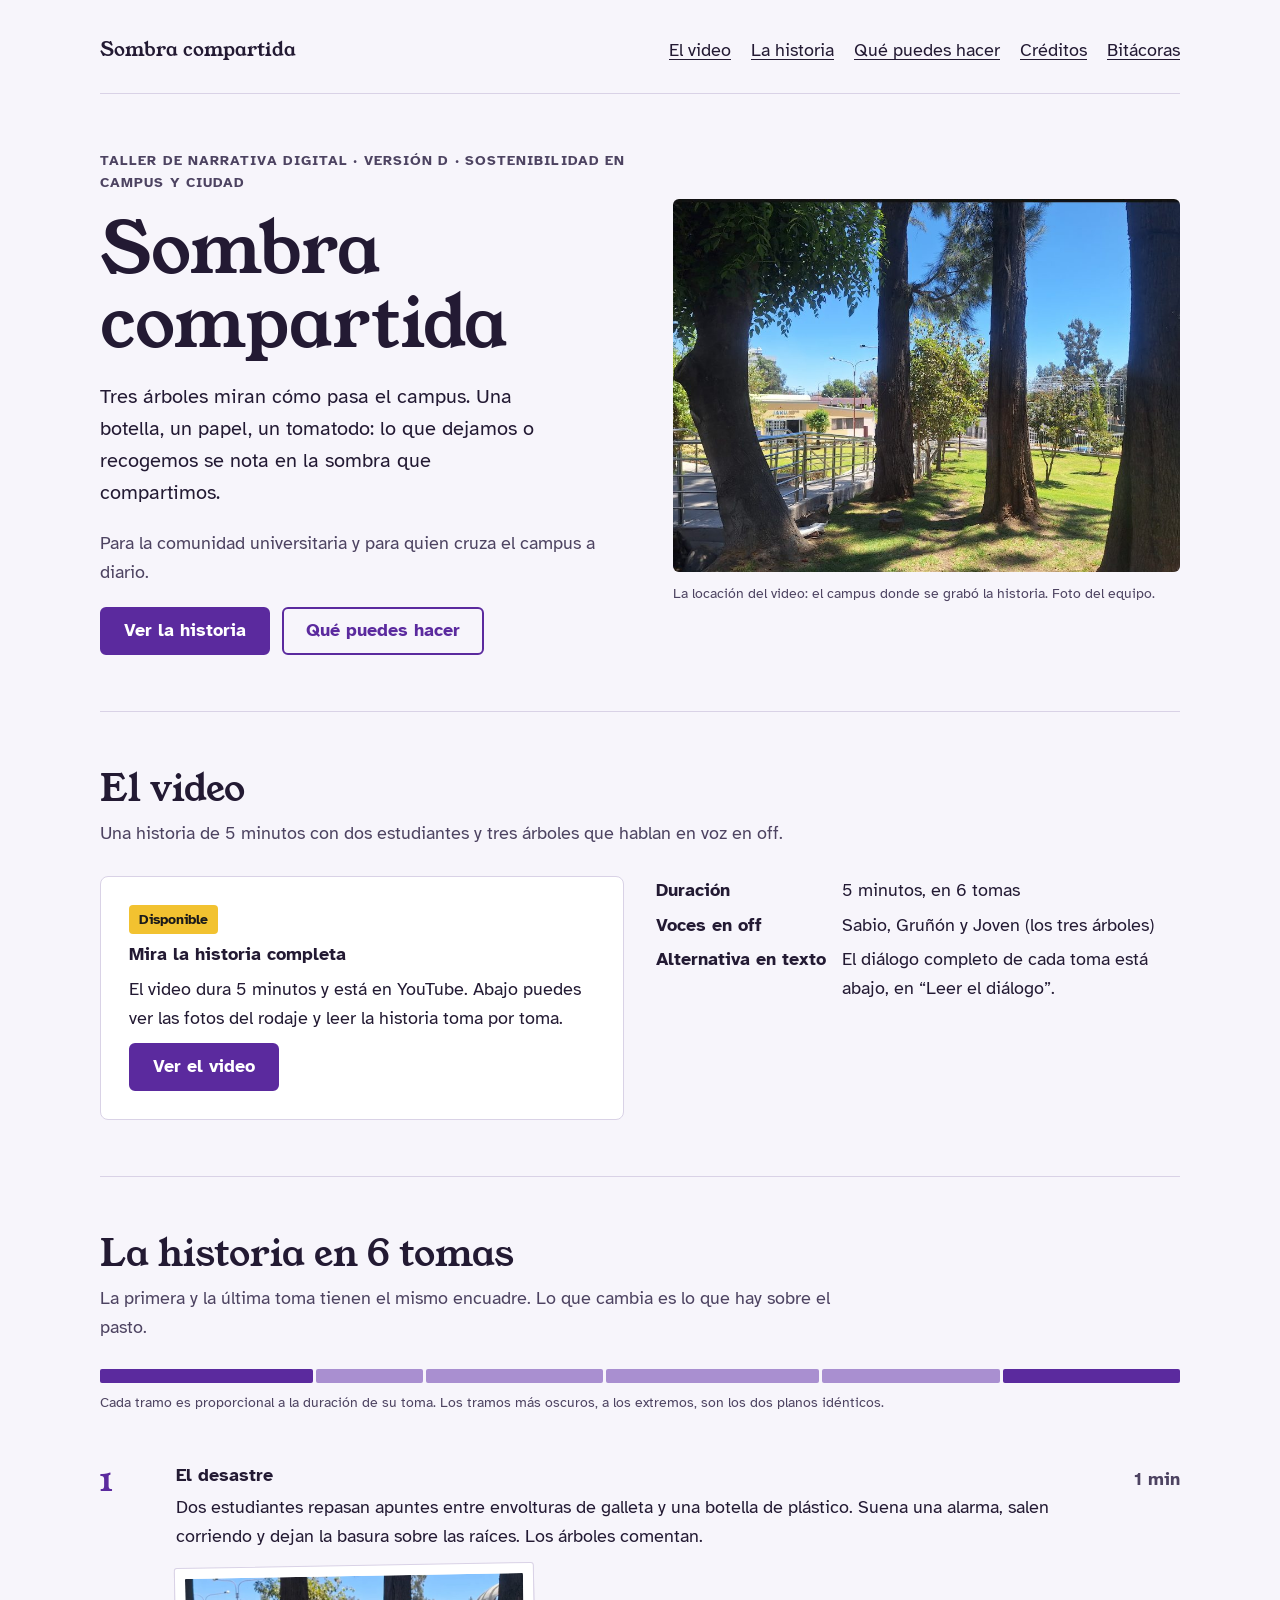
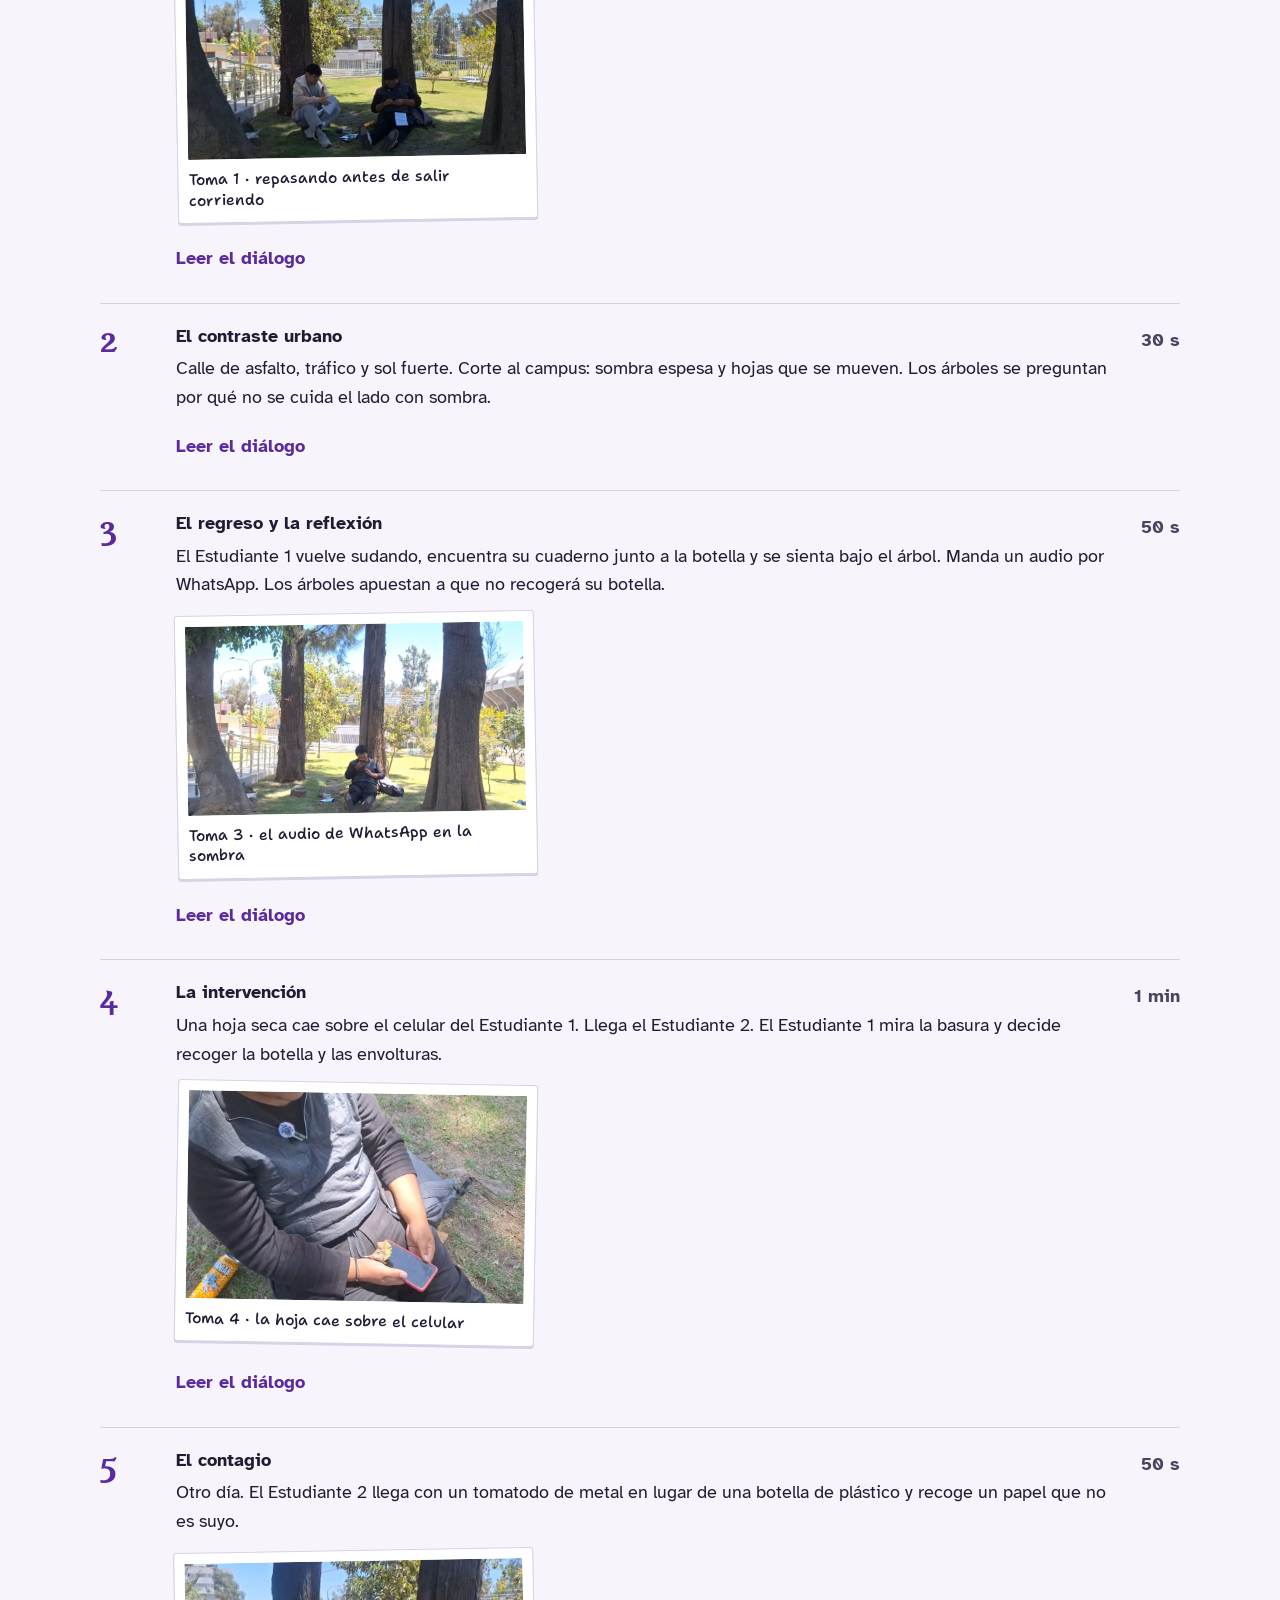
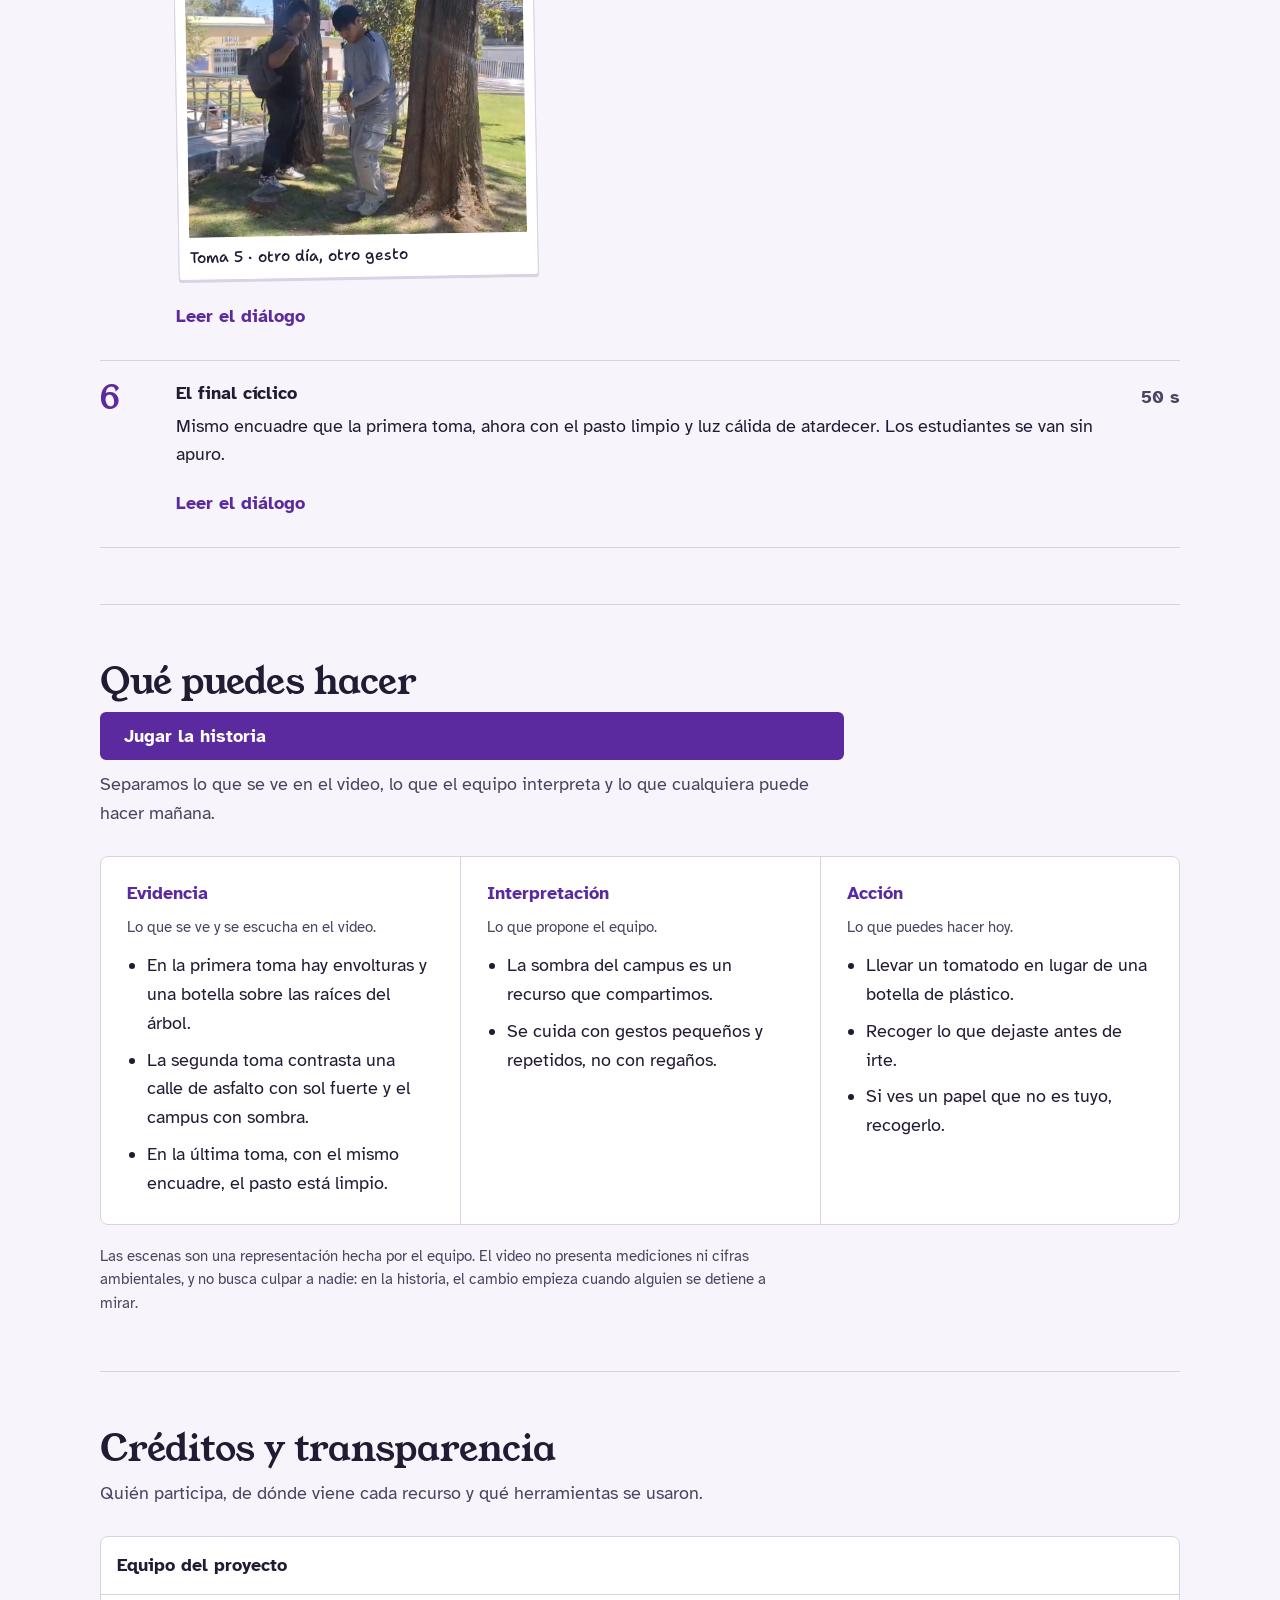
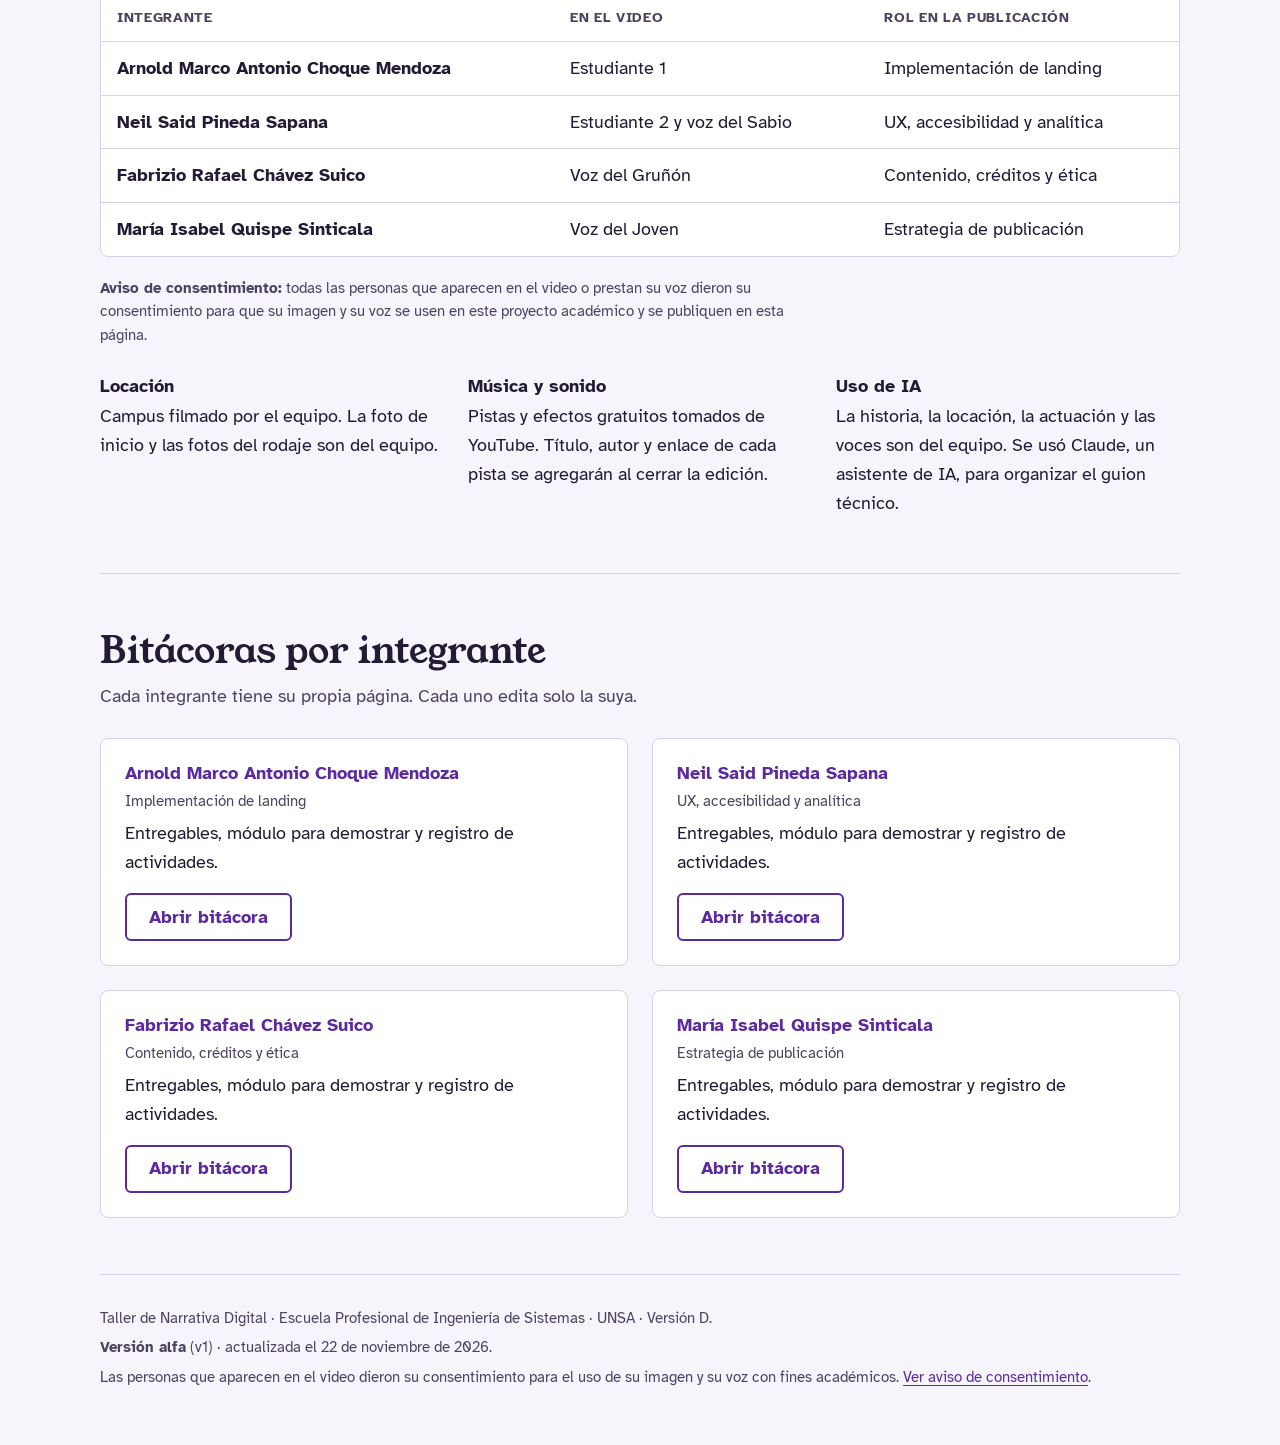
<file: index.html>
<!doctype html>
<html lang="es">
<head>
<meta charset="utf-8">
<meta name="viewport" content="width=device-width, initial-scale=1, viewport-fit=cover">
<meta name="description" content="Video y landing de Sombra compartida, Taller de Narrativa Digital, UNSA.">
<title>Sombra compartida</title>
<meta name="theme-color" content="#5B2A9E">
<meta name="color-scheme" content="light dark">
<link rel="icon" href="data:image/svg+xml,%3Csvg xmlns='http://www.w3.org/2000/svg' viewBox='0 0 64 64'%3E%3Crect width='64' height='64' rx='12' fill='%235B2A9E'/%3E%3Ccircle cx='32' cy='26' r='14' fill='%23F2C230'/%3E%3Crect x='29' y='36' width='6' height='18' fill='%23FFFFFF'/%3E%3C/svg%3E">
<link rel="preconnect" href="https://fonts.googleapis.com">
<link rel="preconnect" href="https://fonts.gstatic.com" crossorigin>
<link rel="stylesheet" href="https://fonts.googleapis.com/css2?family=Atkinson+Hyperlegible:ital,wght@0,400;0,700;1,400&family=Shantell+Sans:wght@500;700&family=Young+Serif&display=swap">
<link rel="stylesheet" href="style.css">
</head>
<body>

<div lang="es">
<a class="skip" href="#contenido">Saltar al contenido</a>

<div class="wrap">
  <header class="top">
    <a class="brand" href="#inicio">Sombra compartida</a>
    <nav aria-label="Secciones de la página">
      <ul>
        <li><a href="#video">El video</a></li>
        <li><a href="#historia">La historia</a></li>
        <li><a href="#accion">Qué puedes hacer</a></li>
        <li><a href="#creditos">Créditos</a></li>
        <li><a href="#bitacoras">Bitácoras</a></li>
      </ul>
    </nav>
  </header>

  <main id="contenido">
    <div class="hero" id="inicio">
      <div class="hero-copy">
        <p class="eyebrow">Taller de Narrativa Digital · Versión D · Sostenibilidad en campus y ciudad</p>
        <h1>Sombra compartida</h1>
        <p class="promise">Tres árboles miran cómo pasa el campus. Una botella, un papel, un tomatodo: lo que dejamos o recogemos se nota en la sombra que compartimos.</p>
        <p class="audience">Para la comunidad universitaria y para quien cruza el campus a diario.</p>
        <div class="cta-row">
          <a class="btn primary" href="#historia">Ver la historia</a>
          <a class="btn secondary" href="#accion">Qué puedes hacer</a>
        </div>
      </div>
      <figure>
        <img src="locacion.jpg" width="912" height="671"
          alt="Césped del campus con tres troncos grandes de árboles en primer plano. La sombra de las copas cae sobre el pasto. A la izquierda hay un pasamanos metálico y, al fondo, un edificio bajo bajo un cielo despejado.">
        <figcaption>La locación del video: el campus donde se grabó la historia. Foto del equipo.</figcaption>
      </figure>
    </div>

    <section id="video" aria-labelledby="t-video">
      <div class="section-head">
        <h2 id="t-video">El video</h2>
        <p class="lead">Una historia de 5 minutos con dos estudiantes y tres árboles que hablan en voz en off.</p>
      </div>
      <div class="video-box">
        <div class="video-state">
          <span class="status">Disponible</span>
          <h3>Mira la historia completa</h3>
          <p>El video dura 5 minutos y está en YouTube. Abajo puedes ver las fotos del rodaje y leer la historia toma por toma.</p>
          <a class="btn primary" style="align-self:flex-start" href="https://youtu.be/p-xjTOGY5D0" target="_blank" rel="noopener">Ver el video<span class="sr-only"> (se abre en una pestaña nueva)</span></a>
        </div>
        <dl class="facts">
          <dt>Duración</dt><dd>5 minutos, en 6 tomas</dd>
          <dt>Voces en off</dt><dd>Sabio, Gruñón y Joven (los tres árboles)</dd>
          <dt>Alternativa en texto</dt><dd>El diálogo completo de cada toma está abajo, en “Leer el diálogo”.</dd>
        </dl>
      </div>
    </section>

    <section id="historia" aria-labelledby="t-historia">
      <div class="section-head">
        <h2 id="t-historia">La historia en 6 tomas</h2>
        <p class="lead">La primera y la última toma tienen el mismo encuadre. Lo que cambia es lo que hay sobre el pasto.</p>
      </div>
      <div class="strip" aria-hidden="true">
        <span class="loop" style="flex: 60"></span>
        <span style="flex: 30"></span>
        <span style="flex: 50"></span>
        <span style="flex: 60"></span>
        <span style="flex: 50"></span>
        <span class="loop" style="flex: 50"></span>
      </div>
      <p class="strip-note">Cada tramo es proporcional a la duración de su toma. Los tramos más oscuros, a los extremos, son los dos planos idénticos.</p>

      <ol class="tomas">
        <li>
          <div class="toma-body">
            <h3>El desastre</h3>
            <p>Dos estudiantes repasan apuntes entre envolturas de galleta y una botella de plástico. Suena una alarma, salen corriendo y dejan la basura sobre las raíces. Los árboles comentan.</p>
            <figure class="polaroid">
              <img src="toma1.jpg" loading="lazy" alt="Dos estudiantes sentados en el pasto entre los troncos de los árboles. Uno sostiene una hoja de apuntes y el otro mira sus manos. Junto a ellos hay envolturas y una botella.">
              <figcaption>Toma 1 · repasando antes de salir corriendo</figcaption>
            </figure>
            <details><summary>Leer el diálogo</summary>
              <div class="dialogo">
                <p><b>Estudiante 1:</b> No entiendo nada de esta lectura. El profe de Estadística no va a perdonar ni un minuto de tardanza.</p>
                <p><b>Estudiante 2:</b> Ya, relájate. Come algo, te va a bajar el azúcar. <i>(Señala los restos de galleta).</i> ¡Uy, son las 10:05!</p>
                <p><b>Estudiante 1:</b> ¡Corre, corre!</p>
                <p><i>Los estudiantes agarran sus mochilas y salen corriendo. Dejan la basura sobre las raíces. Silencio, solo el viento.</i></p>
                <p><b>Gruñón (voz en off):</b> ¡Bravo! ¡Excelente! ¡Aplausos para la juventud del futuro! Otra botella para mi colección. A este paso me van a brotar tapas de refresco en lugar de hojas.</p>
                <p><b>Sabio (voz en off):</b> Inhala, vecino... exhala. Tienen exámenes. La mente humana se llena tanto de números que olvidan dónde pisan.</p>
                <p><b>Joven (voz en off):</b> Disculpen... ¿qué es un examen? ¿Es esa plaga que les hace tirar hojas que no se pudren?</p>
                <p><b>Gruñón (voz en off):</b> Peor, renacuajo. Se llama “indiferencia”.</p>
              </div>
            </details>
          </div>
          <p class="dur">1 min</p>
        </li>
        <li>
          <div class="toma-body">
            <h3>El contraste urbano</h3>
            <p>Calle de asfalto, tráfico y sol fuerte. Corte al campus: sombra espesa y hojas que se mueven. Los árboles se preguntan por qué no se cuida el lado con sombra.</p>
            <details><summary>Leer el diálogo</summary>
              <div class="dialogo">
                <p><b>Joven (voz en off):</b> Pero... si allá afuera el aire raspa y quema, ¿por qué no cuidan este lado donde hay sombra?</p>
                <p><b>Sabio (voz en off):</b> Porque viven en una ciudad de cemento y creen que la naturaleza es solo un adorno en su camino.</p>
                <p><b>Gruñón (voz en off):</b> Adorno mi corteza. ¡Somos el único aire acondicionado que funciona gratis en diez cuadras a la redonda y nos pagan con basura!</p>
              </div>
            </details>
          </div>
          <p class="dur">30 s</p>
        </li>
        <li>
          <div class="toma-body">
            <h3>El regreso y la reflexión</h3>
            <p>El Estudiante 1 vuelve sudando, encuentra su cuaderno junto a la botella y se sienta bajo el árbol. Manda un audio por WhatsApp. Los árboles apuestan a que no recogerá su botella.</p>
            <figure class="polaroid">
              <img src="toma3.jpg" loading="lazy" alt="Un estudiante sentado en el pasto entre los troncos, mirando su celular. A su lado hay una mochila y una botella.">
              <figcaption>Toma 3 · el audio de WhatsApp en la sombra</figcaption>
            </figure>
            <details><summary>Leer el diálogo</summary>
              <div class="dialogo">
                <p><b>Estudiante 1</b> <i>(grabando audio, voz cansada)</i><b>:</b> Sí, encontré el cuaderno... No, no te imaginas el horno que es la avenida allá afuera. El asfalto literalmente quema. Me quedo cinco minutos aquí en la sombra respirando y voy para allá.</p>
                <p><b>Gruñón (voz en off):</b> Míralo. Viene a usar mi Wi-Fi de sombra y a ignorar su propia botella. Apostamos cien litros de savia a que no la recoge.</p>
                <p><b>Sabio (voz en off):</b> Observa, aprendiz. A veces, la piel necesita sentir el calor del asfalto para valorar la frescura de una hoja.</p>
              </div>
            </details>
          </div>
          <p class="dur">50 s</p>
        </li>
        <li>
          <div class="toma-body">
            <h3>La intervención</h3>
            <p>Una hoja seca cae sobre el celular del Estudiante 1. Llega el Estudiante 2. El Estudiante 1 mira la basura y decide recoger la botella y las envolturas.</p>
            <figure class="polaroid">
              <img src="toma4.jpg" loading="lazy" alt="Primer plano de una mano que sostiene un celular. Una hoja seca descansa sobre la pantalla. Al lado hay un envase de papas en el pasto.">
              <figcaption>Toma 4 · la hoja cae sobre el celular</figcaption>
            </figure>
            <details><summary>Leer el diálogo</summary>
              <div class="dialogo">
                <p><b>Estudiante 2:</b> ¿Qué haces ahí pasmado? Pensé que ya venías.</p>
                <p><b>Estudiante 1</b> <i>(mirando la hoja y luego la basura en el suelo)</i><b>:</b> Mira esto. Afuera no se puede ni respirar por el humo, y el único lugar que nos da sombra gratis lo tenemos así. Parecemos idiotas.</p>
                <p><b>Estudiante 2:</b> Es solo una botella. Más tarde pasa el personal de limpieza.</p>
                <p><b>Estudiante 1:</b> Ese es el problema. Siempre creemos que es trabajo de otro. <i>(Se agacha y recoge la botella y las envolturas).</i> Estudiamos para arreglar el país y ni siquiera cuidamos donde nos sentamos. Vamos.</p>
                <p><b>Joven (voz en off):</b> ¡Se dio cuenta! ¡Se llevó la plaga de colores!</p>
                <p><b>Gruñón (voz en off)</b> <i>(murmurando)</i><b>:</b> Bueno... supongo que no todos tienen la madera podrida.</p>
              </div>
            </details>
          </div>
          <p class="dur">1 min</p>
        </li>
        <li>
          <div class="toma-body">
            <h3>El contagio</h3>
            <p>Otro día. El Estudiante 2 llega con un tomatodo de metal en lugar de una botella de plástico y recoge un papel que no es suyo.</p>
            <figure class="polaroid">
              <img src="toma5.jpg" loading="lazy" alt="Dos estudiantes junto a un tronco, bajo la sombra. Uno sonríe con la mochila puesta y el otro sostiene un envase en la mano.">
              <figcaption>Toma 5 · otro día, otro gesto</figcaption>
            </figure>
            <details><summary>Leer el diálogo</summary>
              <div class="dialogo">
                <p><b>Estudiante 2</b> <i>(mostrando el tomatodo)</i><b>:</b> Me compré el que me dijiste. Al menos aquí el agua aguanta fría toda la mañana.</p>
                <p><b>Estudiante 1:</b> Y le ahorraste un par de botellas al abuelo de aquí. <i>(Le da un par de palmadas suaves al tronco del árbol).</i></p>
                <p><b>Gruñón (voz en off):</b> Oye, oye, sin confianzas... aunque... que me rasque un poquito más a la izquierda no estaría mal.</p>
                <p><b>Sabio (voz en off):</b> Te lo dije, vecino. La sostenibilidad no nace de un regaño. Nace cuando entienden que no somos un adorno, somos su refugio.</p>
              </div>
            </details>
          </div>
          <p class="dur">50 s</p>
        </li>
        <li>
          <div class="toma-body">
            <h3>El final cíclico</h3>
            <p>Mismo encuadre que la primera toma, ahora con el pasto limpio y luz cálida de atardecer. Los estudiantes se van sin apuro.</p>
            <details><summary>Leer el diálogo</summary>
              <div class="dialogo">
                <p><b>Estudiante 2:</b> Hora de irnos. ¿Llevan todo?</p>
                <p><b>Estudiante 1</b> <i>(revisando el pasto)</i><b>:</b> Todo limpio. Nos vemos.</p>
                <p><b>Joven (voz en off):</b> Creo que sí están aprendiendo, señor Sabio.</p>
                <p><b>Gruñón (voz en off)</b> <i>(suspiro relajado)</i><b>:</b> Ah... qué paz. Ya casi no extraño el ruido del plástico.</p>
                <p><b>Sabio (voz en off):</b> Mientras cuiden de nuestras raíces, nosotros seguiremos dándoles sombra para cambiar su ciudad.</p>
              </div>
            </details>
          </div>
          <p class="dur">50 s</p>
        </li>
      </ol>
    </section>

    <section id="accion" aria-labelledby="t-accion">
      <div class="section-head">
        <h2 id="t-accion">Qué puedes hacer</h2>
        <a class="btn primary" href="historia.html">Jugar la historia</a>
        <p class="lead">Separamos lo que se ve en el video, lo que el equipo interpreta y lo que cualquiera puede hacer mañana.</p>
      </div>
      <div class="triad">
        <div>
          <h3>Evidencia</h3>
          <p class="small">Lo que se ve y se escucha en el video.</p>
          <ul>
            <li>En la primera toma hay envolturas y una botella sobre las raíces del árbol.</li>
            <li>La segunda toma contrasta una calle de asfalto con sol fuerte y el campus con sombra.</li>
            <li>En la última toma, con el mismo encuadre, el pasto está limpio.</li>
          </ul>
        </div>
        <div>
          <h3>Interpretación</h3>
          <p class="small">Lo que propone el equipo.</p>
          <ul>
            <li>La sombra del campus es un recurso que compartimos.</li>
            <li>Se cuida con gestos pequeños y repetidos, no con regaños.</li>
          </ul>
        </div>
        <div>
          <h3>Acción</h3>
          <p class="small">Lo que puedes hacer hoy.</p>
          <ul>
            <li>Llevar un tomatodo en lugar de una botella de plástico.</li>
            <li>Recoger lo que dejaste antes de irte.</li>
            <li>Si ves un papel que no es tuyo, recogerlo.</li>
          </ul>
        </div>
      </div>
      <p class="callout small">Las escenas son una representación hecha por el equipo. El video no presenta mediciones ni cifras ambientales, y no busca culpar a nadie: en la historia, el cambio empieza cuando alguien se detiene a mirar.</p>
    </section>

    <section id="creditos" aria-labelledby="t-creditos">
      <div class="section-head">
        <h2 id="t-creditos">Créditos y transparencia</h2>
        <p class="lead">Quién participa, de dónde viene cada recurso y qué herramientas se usaron.</p>
      </div>
      <div class="table-scroll" role="region" aria-label="Tabla de créditos, desplazable en horizontal" tabindex="0">
        <table>
          <caption>Equipo del proyecto</caption>
          <thead>
            <tr><th scope="col">Integrante</th><th scope="col">En el video</th><th scope="col">Rol en la publicación</th></tr>
          </thead>
          <tbody>
            <tr><th scope="row">Arnold Marco Antonio Choque Mendoza</th><td>Estudiante 1</td><td>Implementación de landing</td></tr>
            <tr><th scope="row">Neil Said Pineda Sapana</th><td>Estudiante 2 y voz del Sabio</td><td>UX, accesibilidad y analítica</td></tr>
            <tr><th scope="row">Fabrizio Rafael Chávez Suico</th><td>Voz del Gruñón</td><td>Contenido, créditos y ética</td></tr>
            <tr><th scope="row">María Isabel Quispe Sinticala</th><td>Voz del Joven</td><td>Estrategia de publicación</td></tr>
          </tbody>
        </table>
      </div>
      <p class="callout small" id="consentimiento"><b>Aviso de consentimiento:</b> todas las personas que aparecen en el video o prestan su voz dieron su consentimiento para que su imagen y su voz se usen en este proyecto académico y se publiquen en esta página.</p>

      <div class="credits-grid">
        <div>
          <h3>Locación</h3>
          <p>Campus filmado por el equipo. La foto de inicio y las fotos del rodaje son del equipo.</p>
        </div>
        <div>
          <h3>Música y sonido</h3>
          <p>Pistas y efectos gratuitos tomados de YouTube. Título, autor y enlace de cada pista se agregarán al cerrar la edición.</p>
        </div>
        <div>
          <h3>Uso de IA</h3>
          <p>La historia, la locación, la actuación y las voces son del equipo. Se usó Claude, un asistente de IA, para organizar el guion técnico.</p>
        </div>
      </div>
    </section>

    <section id="bitacoras" aria-labelledby="t-bitacoras">
      <div class="section-head">
        <h2 id="t-bitacoras">Bitácoras por integrante</h2>
        <p class="lead">Cada integrante tiene su propia página. Cada uno edita solo la suya.</p>
      </div>
      <div class="bit-grid">
        <article class="bit-card">
          <h3>Arnold Marco Antonio Choque Mendoza</h3>
          <p class="bit-rol">Implementación de landing</p>
          <p>Entregables, módulo para demostrar y registro de actividades.</p>
          <a class="btn secondary" href="bitacora-arnold.html">Abrir bitácora<span class="sr-only"> </span></a>
        </article>
        <article class="bit-card">
          <h3>Neil Said Pineda Sapana</h3>
          <p class="bit-rol">UX, accesibilidad y analítica</p>
          <p>Entregables, módulo para demostrar y registro de actividades.</p>
          <a class="btn secondary" href="bitacora-neil.html">Abrir bitácora<span class="sr-only"></span></a>
        </article>
        <article class="bit-card">
          <h3>Fabrizio Rafael Chávez Suico</h3>
          <p class="bit-rol">Contenido, créditos y ética</p>
          <p>Entregables, módulo para demostrar y registro de actividades.</p>
          <a class="btn secondary" href="bitacora-fabrizio.html">Abrir bitácora<span class="sr-only"> </span></a>
        </article>
        <article class="bit-card">
          <h3>María Isabel Quispe Sinticala</h3>
          <p class="bit-rol">Estrategia de publicación</p>
          <p>Entregables, módulo para demostrar y registro de actividades.</p>
          <a class="btn secondary" href="bitacora-maria.html">Abrir bitácora<span class="sr-only"></span></a>
        </article>
      </div>
    </section>
  </main>

  <footer>
    <p>Taller de Narrativa Digital · Escuela Profesional de Ingeniería de Sistemas · UNSA · Versión D.</p>
    <p><b>Versión alfa</b> (v1) · actualizada el 22 de noviembre de 2026.</p>
    <p>Las personas que aparecen en el video dieron su consentimiento para el uso de su imagen y su voz con fines académicos. <a href="#consentimiento">Ver aviso de consentimiento</a>.</p>
  </footer>
</div>
</div>

</body>
</html>
</file>
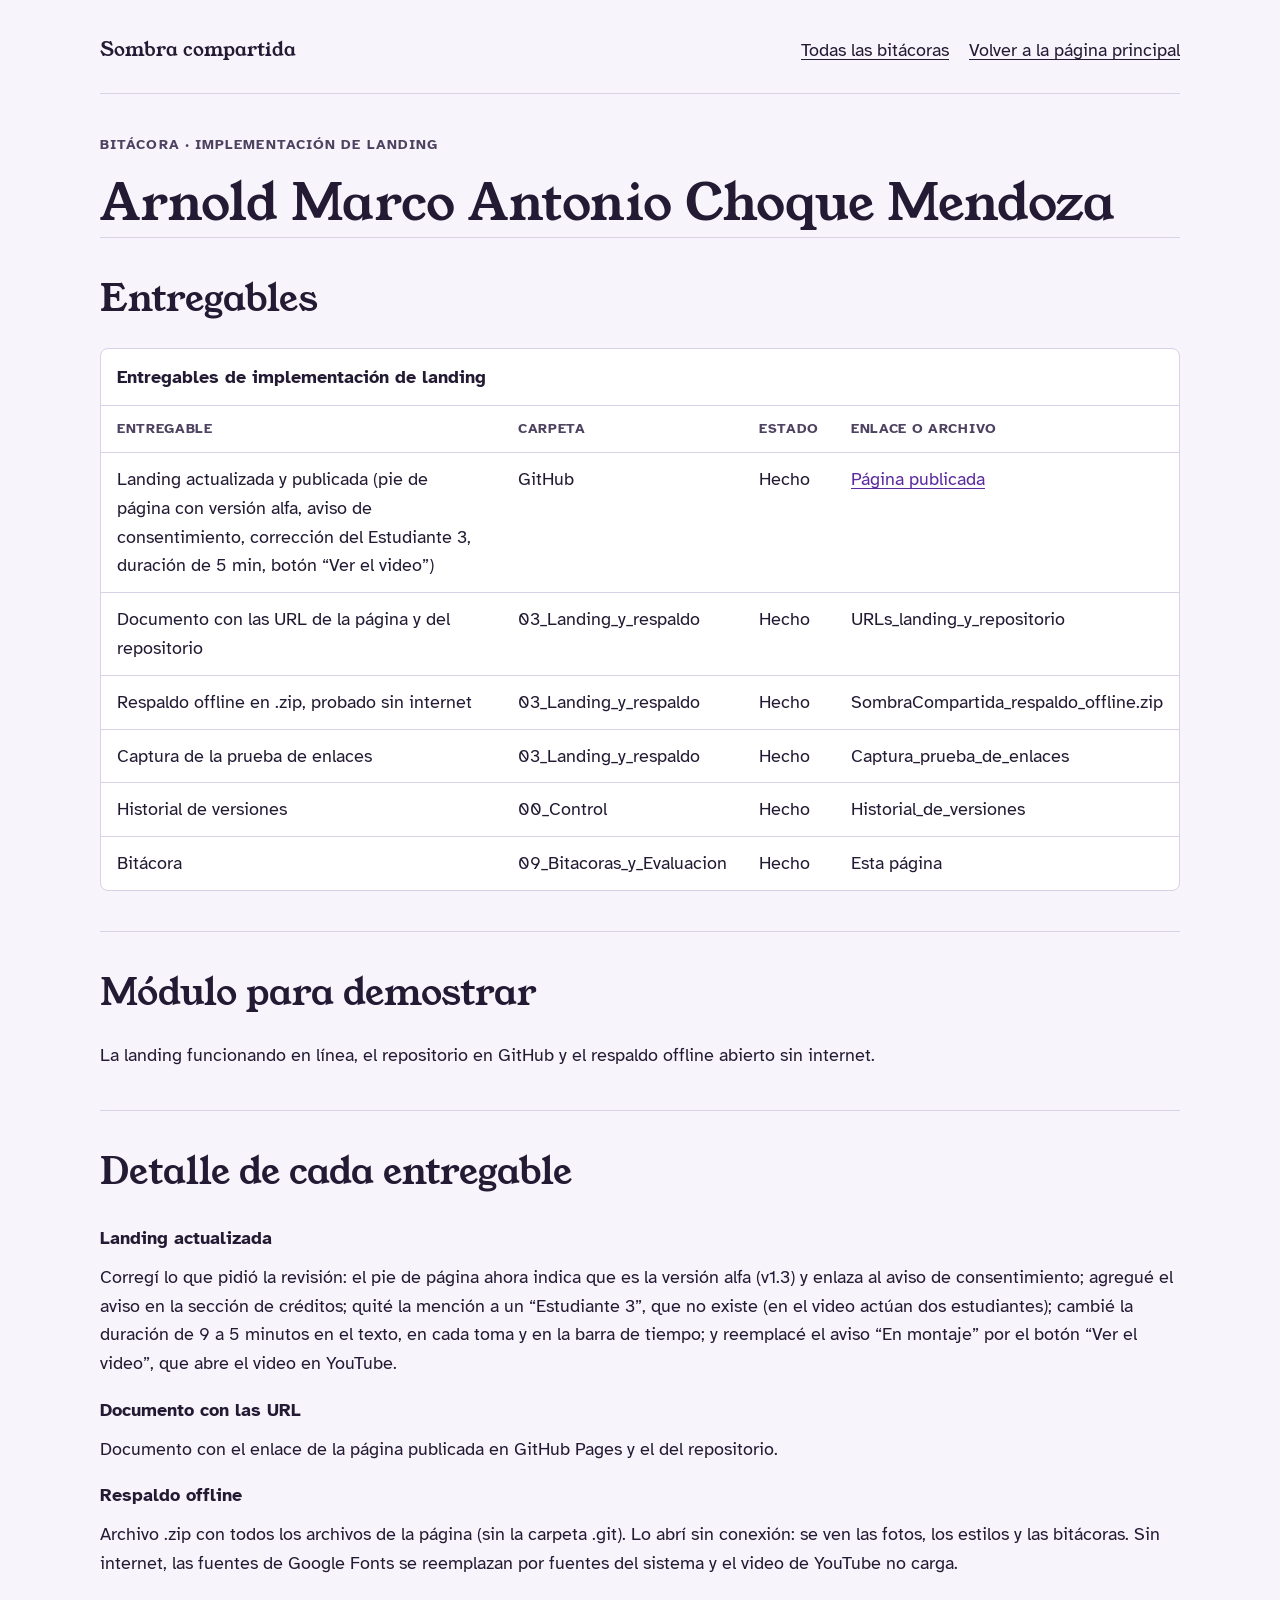
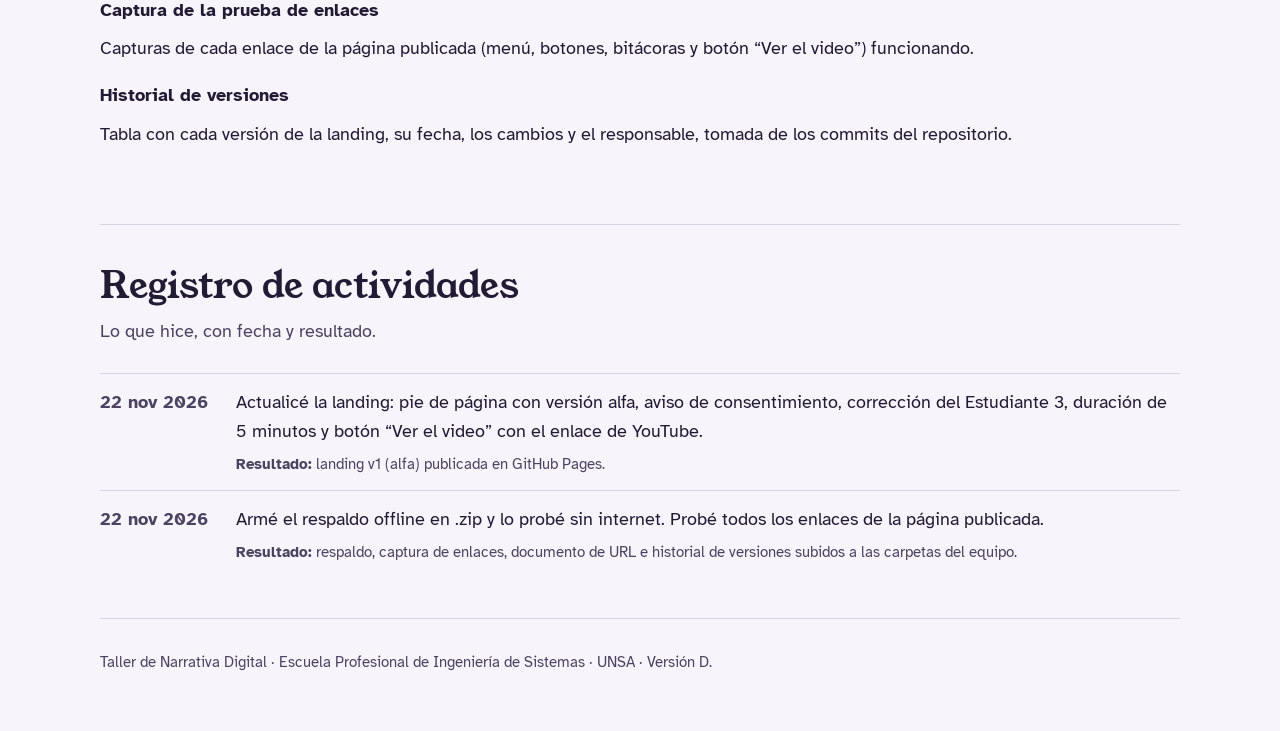
<file: bitacora-arnold.html>
<!doctype html>
<html lang="es">
<head>
<meta charset="utf-8">
<meta name="viewport" content="width=device-width, initial-scale=1, viewport-fit=cover">
<meta name="description" content="Bitácora de Arnold Marco Antonio Choque Mendoza, proyecto Sombra compartida, Taller de Narrativa Digital, UNSA.">
<title>Bitácora de Arnold · Sombra compartida</title>
<meta name="theme-color" content="#5B2A9E">
<meta name="color-scheme" content="light dark">
<link rel="icon" href="data:image/svg+xml,%3Csvg xmlns='http://www.w3.org/2000/svg' viewBox='0 0 64 64'%3E%3Crect width='64' height='64' rx='12' fill='%235B2A9E'/%3E%3Ccircle cx='32' cy='26' r='14' fill='%23F2C230'/%3E%3Crect x='29' y='36' width='6' height='18' fill='%23FFFFFF'/%3E%3C/svg%3E">
<link rel="preconnect" href="https://fonts.googleapis.com">
<link rel="preconnect" href="https://fonts.gstatic.com" crossorigin>
<link rel="stylesheet" href="https://fonts.googleapis.com/css2?family=Atkinson+Hyperlegible:ital,wght@0,400;0,700;1,400&family=Shantell+Sans:wght@500;700&family=Young+Serif&display=swap">
<link rel="stylesheet" href="style.css">
</head>
<body class="bit-page">
<a class="skip" href="#contenido">Saltar al contenido</a>
<div class="wrap">
  <header class="top">
    <a class="brand" href="index.html">Sombra compartida</a>
    <nav aria-label="Navegación de la bitácora">
      <ul>
        <li><a href="index.html#bitacoras">Todas las bitácoras</a></li>
        <li><a href="index.html">Volver a la página principal</a></li>
      </ul>
    </nav>
  </header>

  <main id="contenido">
    <div class="hero-copy">
      <p class="eyebrow">Bitácora · Implementación de landing</p>
      <h1>Arnold Marco Antonio Choque Mendoza</h1>
    </div>

    <section id="entregables" aria-labelledby="t-ent">
      <div class="section-head"><h2 id="t-ent">Entregables</h2></div>
      <div class="table-scroll" role="region" aria-label="Tabla de entregables, desplazable en horizontal" tabindex="0">
        <table>
          <caption>Entregables de implementación de landing</caption>
          <thead><tr><th scope="col">Entregable</th><th scope="col">Carpeta</th><th scope="col">Estado</th><th scope="col">Enlace o archivo</th></tr></thead>
          <tbody>
            <tr><td>Landing actualizada y publicada (pie de página con versión alfa, aviso de consentimiento, corrección del Estudiante 3, duración de 5 min, botón “Ver el video”)</td><td>GitHub</td><td>Hecho</td><td><a href="https://mquispesin-456.github.io/SombraCompartida/">Página publicada</a></td></tr>
            <tr><td>Documento con las URL de la página y del repositorio</td><td>03_Landing_y_respaldo</td><td>Hecho</td><td>URLs_landing_y_repositorio</td></tr>
            <tr><td>Respaldo offline en .zip, probado sin internet</td><td>03_Landing_y_respaldo</td><td>Hecho</td><td>SombraCompartida_respaldo_offline.zip</td></tr>
            <tr><td>Captura de la prueba de enlaces</td><td>03_Landing_y_respaldo</td><td>Hecho</td><td>Captura_prueba_de_enlaces</td></tr>
            <tr><td>Historial de versiones</td><td>00_Control</td><td>Hecho</td><td>Historial_de_versiones</td></tr>
            <tr><td>Bitácora</td><td>09_Bitacoras_y_Evaluacion</td><td>Hecho</td><td>Esta página</td></tr>
          </tbody>
        </table>
      </div>
    </section>

    <section id="modulo" aria-labelledby="t-mod">
      <div class="section-head"><h2 id="t-mod">Módulo para demostrar</h2></div>
      <p>La landing funcionando en línea, el repositorio en GitHub y el respaldo offline abierto sin internet.</p>
    </section>

    <section id="detalle" aria-labelledby="t-det">
      <div class="section-head"><h2 id="t-det">Detalle de cada entregable</h2></div>
      <div class="bit-detalle">
        <h3>Landing actualizada</h3>
        <p>Corregí lo que pidió la revisión: el pie de página ahora indica que es la versión alfa (v1.3) y enlaza al aviso de consentimiento; agregué el aviso en la sección de créditos; quité la mención a un “Estudiante 3”, que no existe (en el video actúan dos estudiantes); cambié la duración de 9 a 5 minutos en el texto, en cada toma y en la barra de tiempo; y reemplacé el aviso “En montaje” por el botón “Ver el video”, que abre el video en YouTube.</p>
        <h3>Documento con las URL</h3>
        <p>Documento con el enlace de la página publicada en GitHub Pages y el del repositorio.</p>
        <h3>Respaldo offline</h3>
        <p>Archivo .zip con todos los archivos de la página (sin la carpeta .git). Lo abrí sin conexión: se ven las fotos, los estilos y las bitácoras. Sin internet, las fuentes de Google Fonts se reemplazan por fuentes del sistema y el video de YouTube no carga.</p>
        <h3>Captura de la prueba de enlaces</h3>
        <p>Capturas de cada enlace de la página publicada (menú, botones, bitácoras y botón “Ver el video”) funcionando.</p>
        <h3>Historial de versiones</h3>
        <p>Tabla con cada versión de la landing, su fecha, los cambios y el responsable, tomada de los commits del repositorio.</p>
      </div>
    </section>

    <section id="registro" aria-labelledby="t-registro">
      <div class="section-head"><h2 id="t-registro">Registro de actividades</h2>
      <p class="lead">Lo que hice, con fecha y resultado.</p></div>
      <ul class="bit-list">
            <li>
              <time datetime="2026-11-22">22 nov 2026</time>
              <div>
                <p>Actualicé la landing: pie de página con versión alfa, aviso de consentimiento, corrección del Estudiante 3, duración de 5 minutos y botón “Ver el video” con el enlace de YouTube.</p>
                <p class="res"><b>Resultado:</b> landing v1 (alfa) publicada en GitHub Pages.</p>
              </div>
            </li>
            <li>
              <time datetime="2026-11-22">22 nov 2026</time>
              <div>
                <p>Armé el respaldo offline en .zip y lo probé sin internet. Probé todos los enlaces de la página publicada.</p>
                <p class="res"><b>Resultado:</b> respaldo, captura de enlaces, documento de URL e historial de versiones subidos a las carpetas del equipo.</p>
              </div>
            </li>
      </ul>
    </section>
  </main>

  <footer>
    <p>Taller de Narrativa Digital · Escuela Profesional de Ingeniería de Sistemas · UNSA · Versión D.</p>
  </footer>
</div>
</body>
</html>
</file>
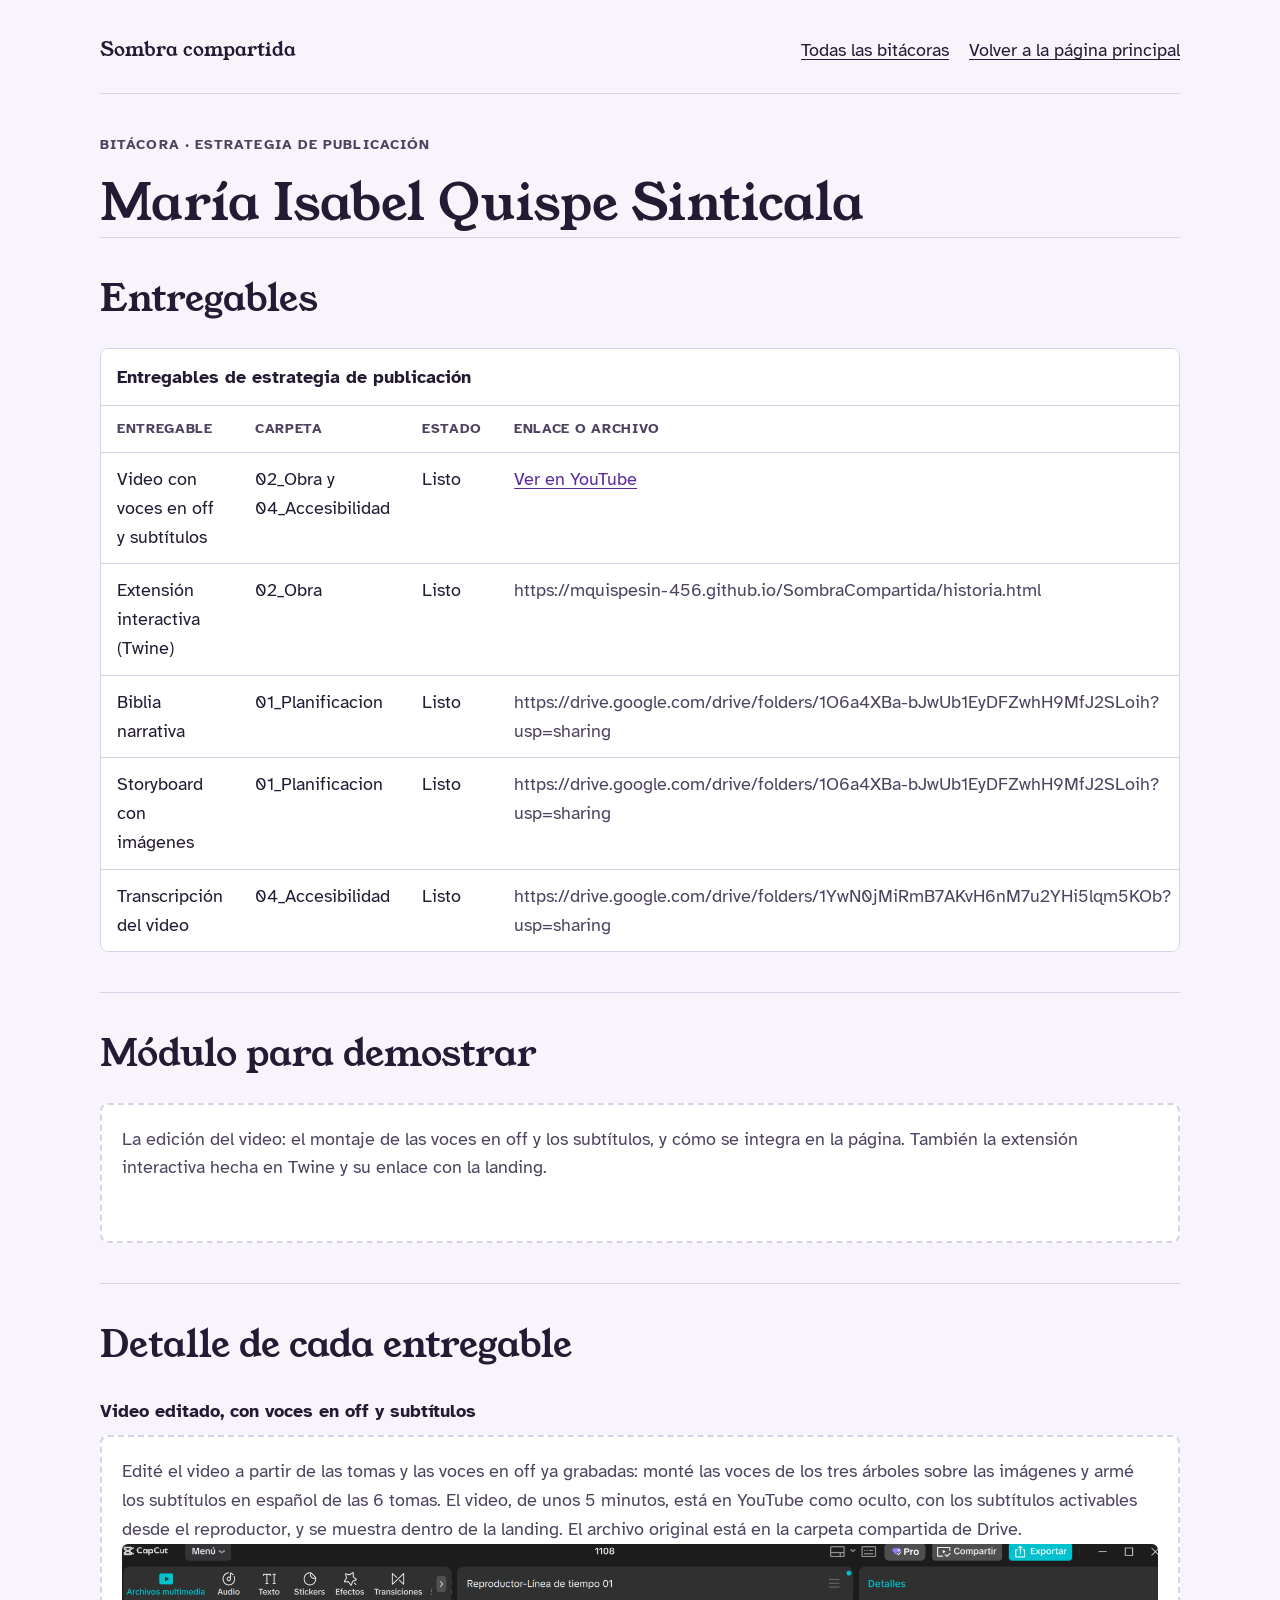
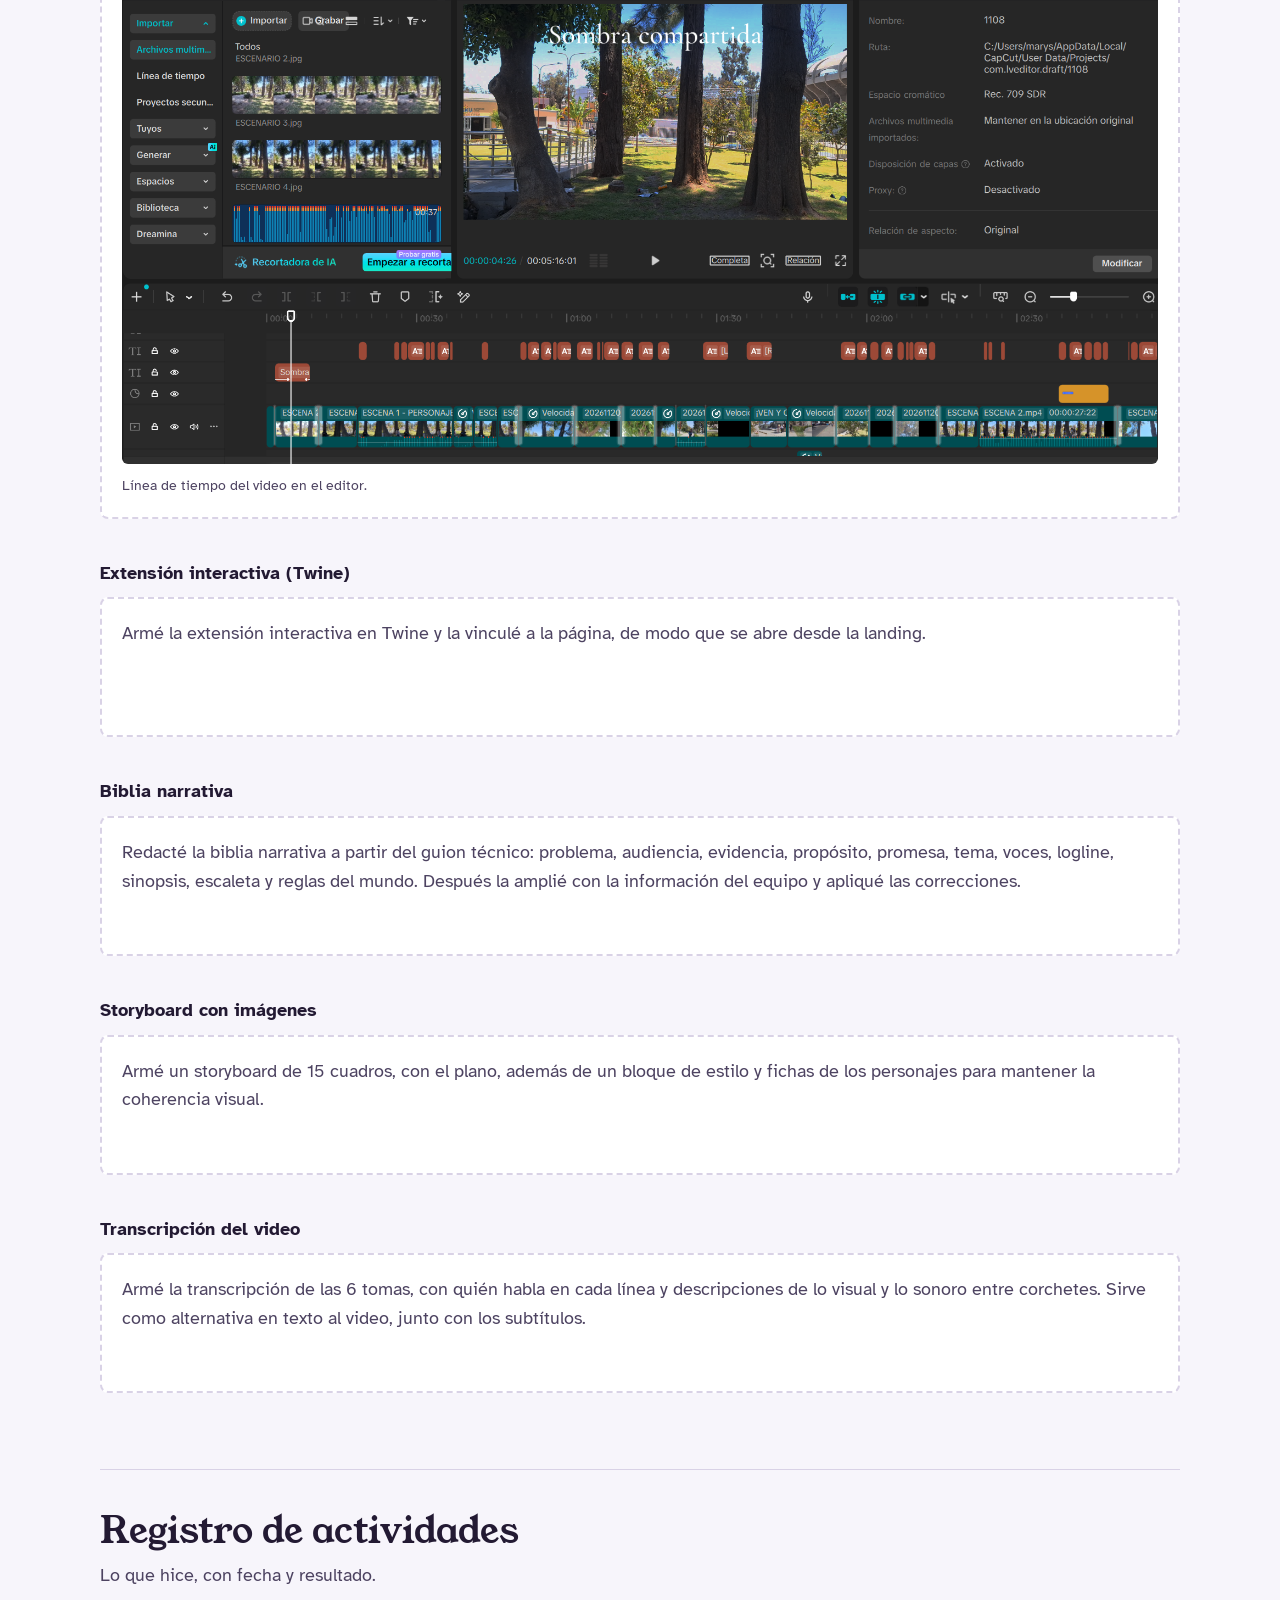
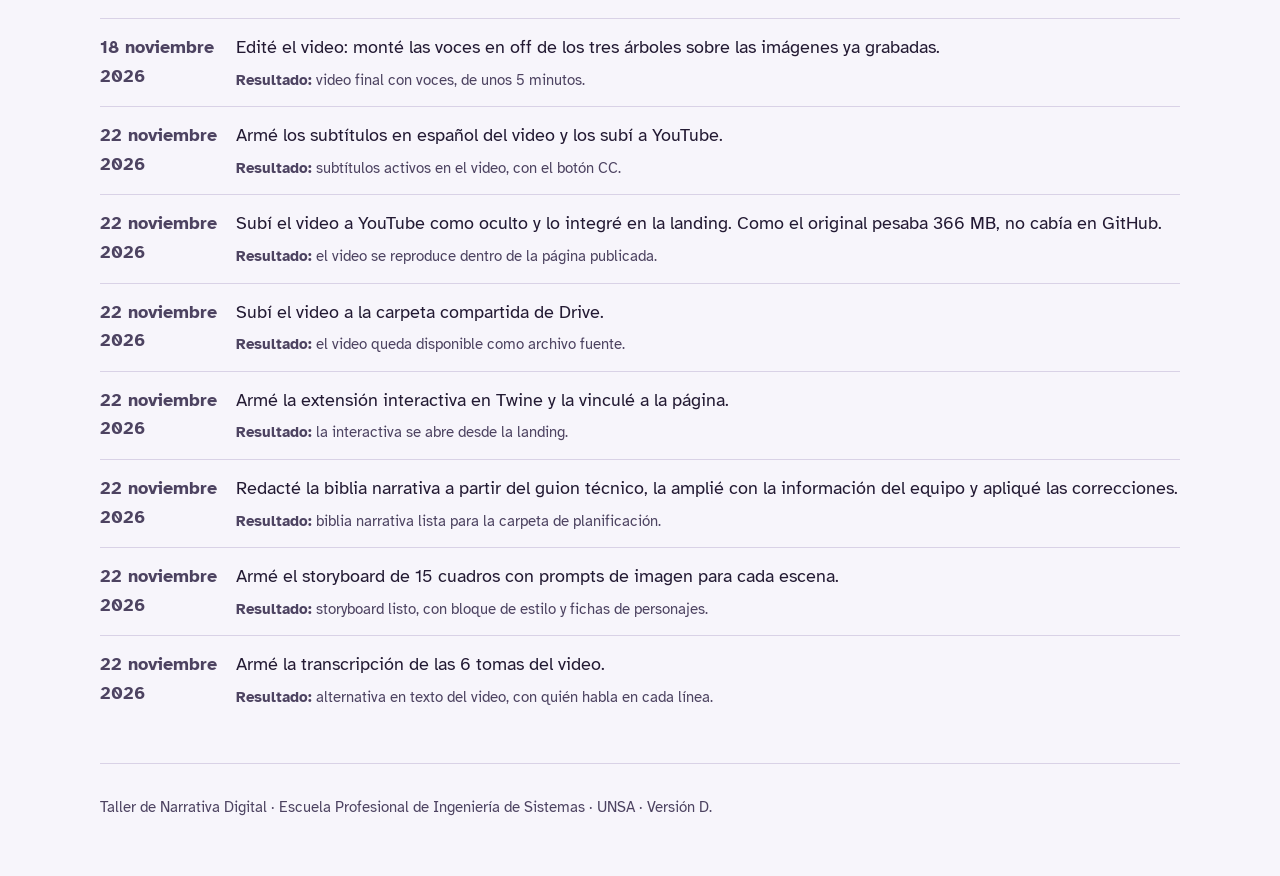
<file: bitacora-maria.html>
<!doctype html>
<html lang="es">
<head>
<meta charset="utf-8">
<meta name="viewport" content="width=device-width, initial-scale=1, viewport-fit=cover">
<meta name="description" content="Bitácora de María Isabel Quispe Sinticala, proyecto Sombra compartida, Taller de Narrativa Digital, UNSA.">
<title>Bitácora de María Isabel · Sombra compartida</title>
<meta name="theme-color" content="#5B2A9E">
<meta name="color-scheme" content="light dark">
<link rel="icon" href="data:image/svg+xml,%3Csvg xmlns='http://www.w3.org/2000/svg' viewBox='0 0 64 64'%3E%3Crect width='64' height='64' rx='12' fill='%235B2A9E'/%3E%3Ccircle cx='32' cy='26' r='14' fill='%23F2C230'/%3E%3Crect x='29' y='36' width='6' height='18' fill='%23FFFFFF'/%3E%3C/svg%3E">
<link rel="preconnect" href="https://fonts.googleapis.com">
<link rel="preconnect" href="https://fonts.gstatic.com" crossorigin>
<link rel="stylesheet" href="https://fonts.googleapis.com/css2?family=Atkinson+Hyperlegible:ital,wght@0,400;0,700;1,400&family=Shantell+Sans:wght@500;700&family=Young+Serif&display=swap">
<link rel="stylesheet" href="style.css">
</head>
<body class="bit-page">
<a class="skip" href="#contenido">Saltar al contenido</a>
<div class="wrap">
  <header class="top">
    <a class="brand" href="index.html">Sombra compartida</a>
    <nav aria-label="Navegación de la bitácora">
      <ul>
        <li><a href="index.html#bitacoras">Todas las bitácoras</a></li>
        <li><a href="index.html">Volver a la página principal</a></li>
      </ul>
    </nav>
  </header>

  <main id="contenido">
    <div class="hero-copy">
      <p class="eyebrow">Bitácora · Estrategia de publicación</p>
      <h1>María Isabel Quispe Sinticala</h1>
    </div>

    <section id="entregables" aria-labelledby="t-ent">
      <div class="section-head"><h2 id="t-ent">Entregables</h2></div>
      <div class="table-scroll" role="region" aria-label="Tabla de entregables, desplazable en horizontal" tabindex="0">
        <table>
          <caption>Entregables de estrategia de publicación</caption>
          <thead><tr><th scope="col">Entregable</th><th scope="col">Carpeta</th><th scope="col">Estado</th><th scope="col">Enlace o archivo</th></tr></thead>
          <tbody>
            <tr><td>Video con voces en off y subtítulos</td><td>02_Obra y 04_Accesibilidad</td><td>Listo</td><td><a href="https://www.youtube.com/watch?v=USApYKbkIzg">Ver en YouTube</a></td></tr>
            <tr><td>Extensión interactiva (Twine)</td><td>02_Obra</td><td>Listo</td><td class="vacio">https://mquispesin-456.github.io/SombraCompartida/historia.html</td></tr>
            <tr><td>Biblia narrativa</td><td>01_Planificacion</td><td>Listo</td><td class="vacio">https://drive.google.com/drive/folders/1O6a4XBa-bJwUb1EyDFZwhH9MfJ2SLoih?usp=sharing</td></tr>
            <tr><td>Storyboard con imágenes</td><td>01_Planificacion</td><td>Listo</td><td class="vacio">https://drive.google.com/drive/folders/1O6a4XBa-bJwUb1EyDFZwhH9MfJ2SLoih?usp=sharing</td></tr>
            <tr><td>Transcripción del video</td><td>04_Accesibilidad</td><td>Listo</td><td class="vacio">https://drive.google.com/drive/folders/1YwN0jMiRmB7AKvH6nM7u2YHi5lqm5KOb?usp=sharing</td></tr>
          </tbody>
        </table>
      </div>
    </section>

    <section id="modulo" aria-labelledby="t-mod">
      <div class="section-head"><h2 id="t-mod">Módulo para demostrar</h2></div>
      <div class="espacio"><p>La edición del video: el montaje de las voces en off y los subtítulos, y cómo se integra en la página. También la extensión interactiva hecha en Twine y su enlace con la landing.</p></div>
    </section>

    <section id="detalle" aria-labelledby="t-det">
      <div class="section-head"><h2 id="t-det">Detalle de cada entregable</h2></div>

      <div class="bit-detalle">
        <h3>Video editado, con voces en off y subtítulos</h3>
        <div class="espacio"><p>Edité el video a partir de las tomas y las voces en off ya grabadas: monté las voces de los tres árboles sobre las imágenes y armé los subtítulos en español de las 6 tomas. El video, de unos 5 minutos, está en YouTube como oculto, con los subtítulos activables desde el reproductor, y se muestra dentro de la landing. El archivo original está en la carpeta compartida de Drive.</p>
        <figure>
          <img src="img/captura-linea-tiempo.png" alt="Línea de tiempo del editor con las pistas de video, voces y música del proyecto">
          <figcaption>Línea de tiempo del video en el editor.</figcaption>
          </figure>
        </div>
      </div>
      <div class="bit-detalle">
        <h3>Extensión interactiva (Twine)</h3>
        <div class="espacio"><p>Armé la extensión interactiva en Twine y la vinculé a la página, de modo que se abre desde la landing.</p></div>
      </div>

      <div class="bit-detalle">
        <h3>Biblia narrativa</h3>
        <div class="espacio"><p>Redacté la biblia narrativa a partir del guion técnico: problema, audiencia, evidencia, propósito, promesa, tema, voces, logline, sinopsis, escaleta y reglas del mundo. Después la amplié con la información del equipo y apliqué las correcciones.</p></div>
      </div>

      <div class="bit-detalle">
        <h3>Storyboard con imágenes</h3>
        <div class="espacio"><p>Armé un storyboard de 15 cuadros, con el plano, además de un bloque de estilo y fichas de los personajes para mantener la coherencia visual.</p></div>
      </div>

      <div class="bit-detalle">
        <h3>Transcripción del video</h3>
        <div class="espacio"><p>Armé la transcripción de las 6 tomas, con quién habla en cada línea y descripciones de lo visual y lo sonoro entre corchetes. Sirve como alternativa en texto al video, junto con los subtítulos.</p></div>
      </div>
    </section>

    <section id="registro" aria-labelledby="t-registro">
      <div class="section-head"><h2 id="t-registro">Registro de actividades</h2>
      <p class="lead">Lo que hice, con fecha y resultado.</p></div>
      <ul class="bit-list">
            <!-- Para agregar una entrada, copia el bloque <li> de abajo y cambia los datos.
            <li>
              <time datetime="AAAA-MM-DD">DD mes AAAA</time>
              <div>
                <p>Qué hice.</p>
                <p class="res"><b>Resultado:</b> qué quedó hecho.</p>
              </div>
            </li>
            -->

            <li>
              <time datetime="2026-11-18">18 noviembre 2026</time>
              <div>
                <p>Edité el video: monté las voces en off de los tres árboles sobre las imágenes ya grabadas.</p>
                <p class="res"><b>Resultado:</b> video final con voces, de unos 5 minutos.</p>
              </div>
            </li>
            <li>
              <time datetime="2026-11-22">22 noviembre 2026</time>
              <div>
                <p>Armé los subtítulos en español del video y los subí a YouTube.</p>
                <p class="res"><b>Resultado:</b> subtítulos activos en el video, con el botón CC.</p>
              </div>
            </li>
            <li>
              <time datetime="2026-11-22">22 noviembre 2026</time>
              <div>
                <p>Subí el video a YouTube como oculto y lo integré en la landing. Como el original pesaba 366 MB, no cabía en GitHub.</p>
                <p class="res"><b>Resultado:</b> el video se reproduce dentro de la página publicada.</p>
              </div>
            </li>
            <li>
              <time datetime="2026-11-22">22 noviembre 2026</time>
              <div>
                <p>Subí el video a la carpeta compartida de Drive.</p>
                <p class="res"><b>Resultado:</b> el video queda disponible como archivo fuente.</p>
              </div>
            </li>
            <li>
              <time datetime="2026-11-22">22 noviembre 2026</time>
              <div>
                <p>Armé la extensión interactiva en Twine y la vinculé a la página.</p>
                <p class="res"><b>Resultado:</b> la interactiva se abre desde la landing.</p>
              </div>
            </li>
            <li>
              <time datetime="2026-11-22">22 noviembre 2026</time>
              <div>
                <p>Redacté la biblia narrativa a partir del guion técnico, la amplié con la información del equipo y apliqué las correcciones.</p>
                <p class="res"><b>Resultado:</b> biblia narrativa lista para la carpeta de planificación.</p>
              </div>
            </li>
            <li>
              <time datetime="2026-11-22">22 noviembre 2026</time>
              <div>
                <p>Armé el storyboard de 15 cuadros con prompts de imagen para cada escena.</p>
                <p class="res"><b>Resultado:</b> storyboard listo, con bloque de estilo y fichas de personajes.</p>
              </div>
            </li>
            <li>
              <time datetime="2026-11-22">22 noviembre 2026</time>
              <div>
                <p>Armé la transcripción de las 6 tomas del video.</p>
                <p class="res"><b>Resultado:</b> alternativa en texto del video, con quién habla en cada línea.</p>
              </div>
            </li>
      </ul>
    </section>
  </main>

  <footer>
    <p>Taller de Narrativa Digital · Escuela Profesional de Ingeniería de Sistemas · UNSA · Versión D.</p>
  </footer>
</div>
</body>
</html>
</file>
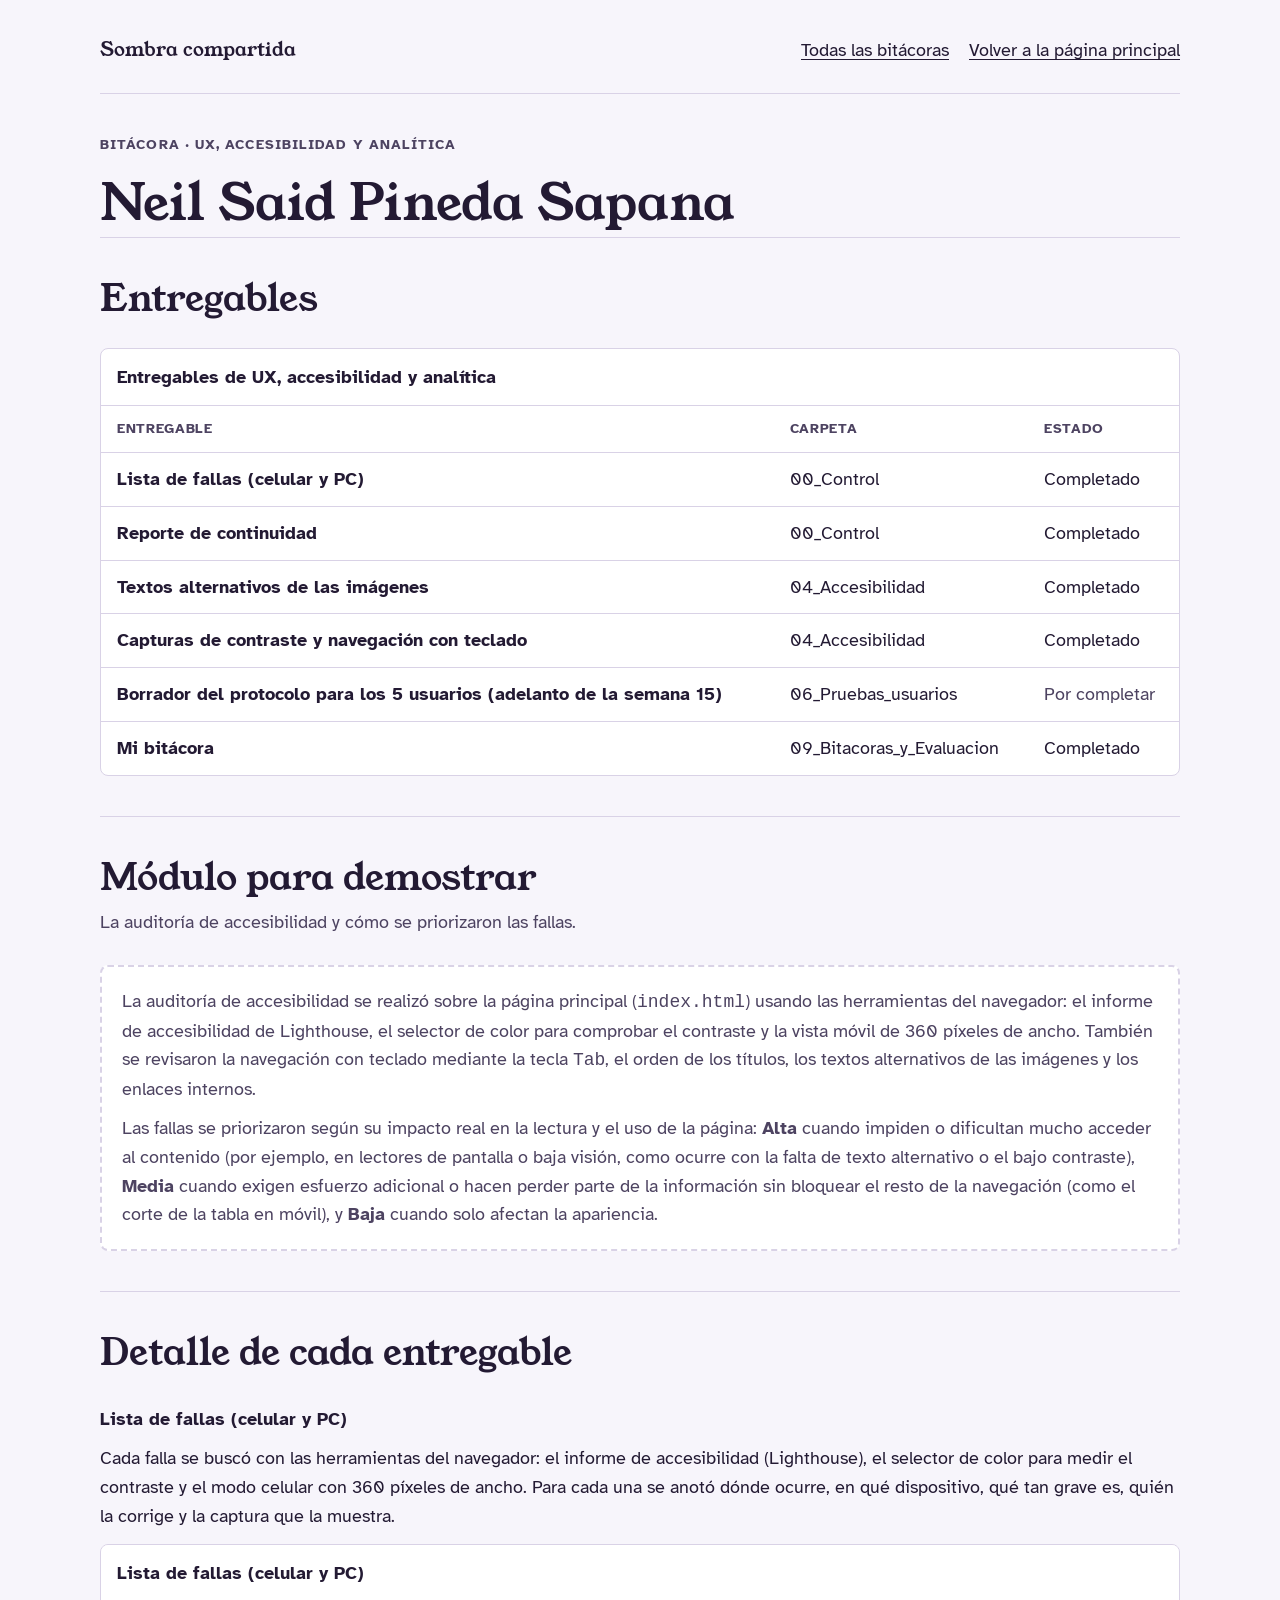
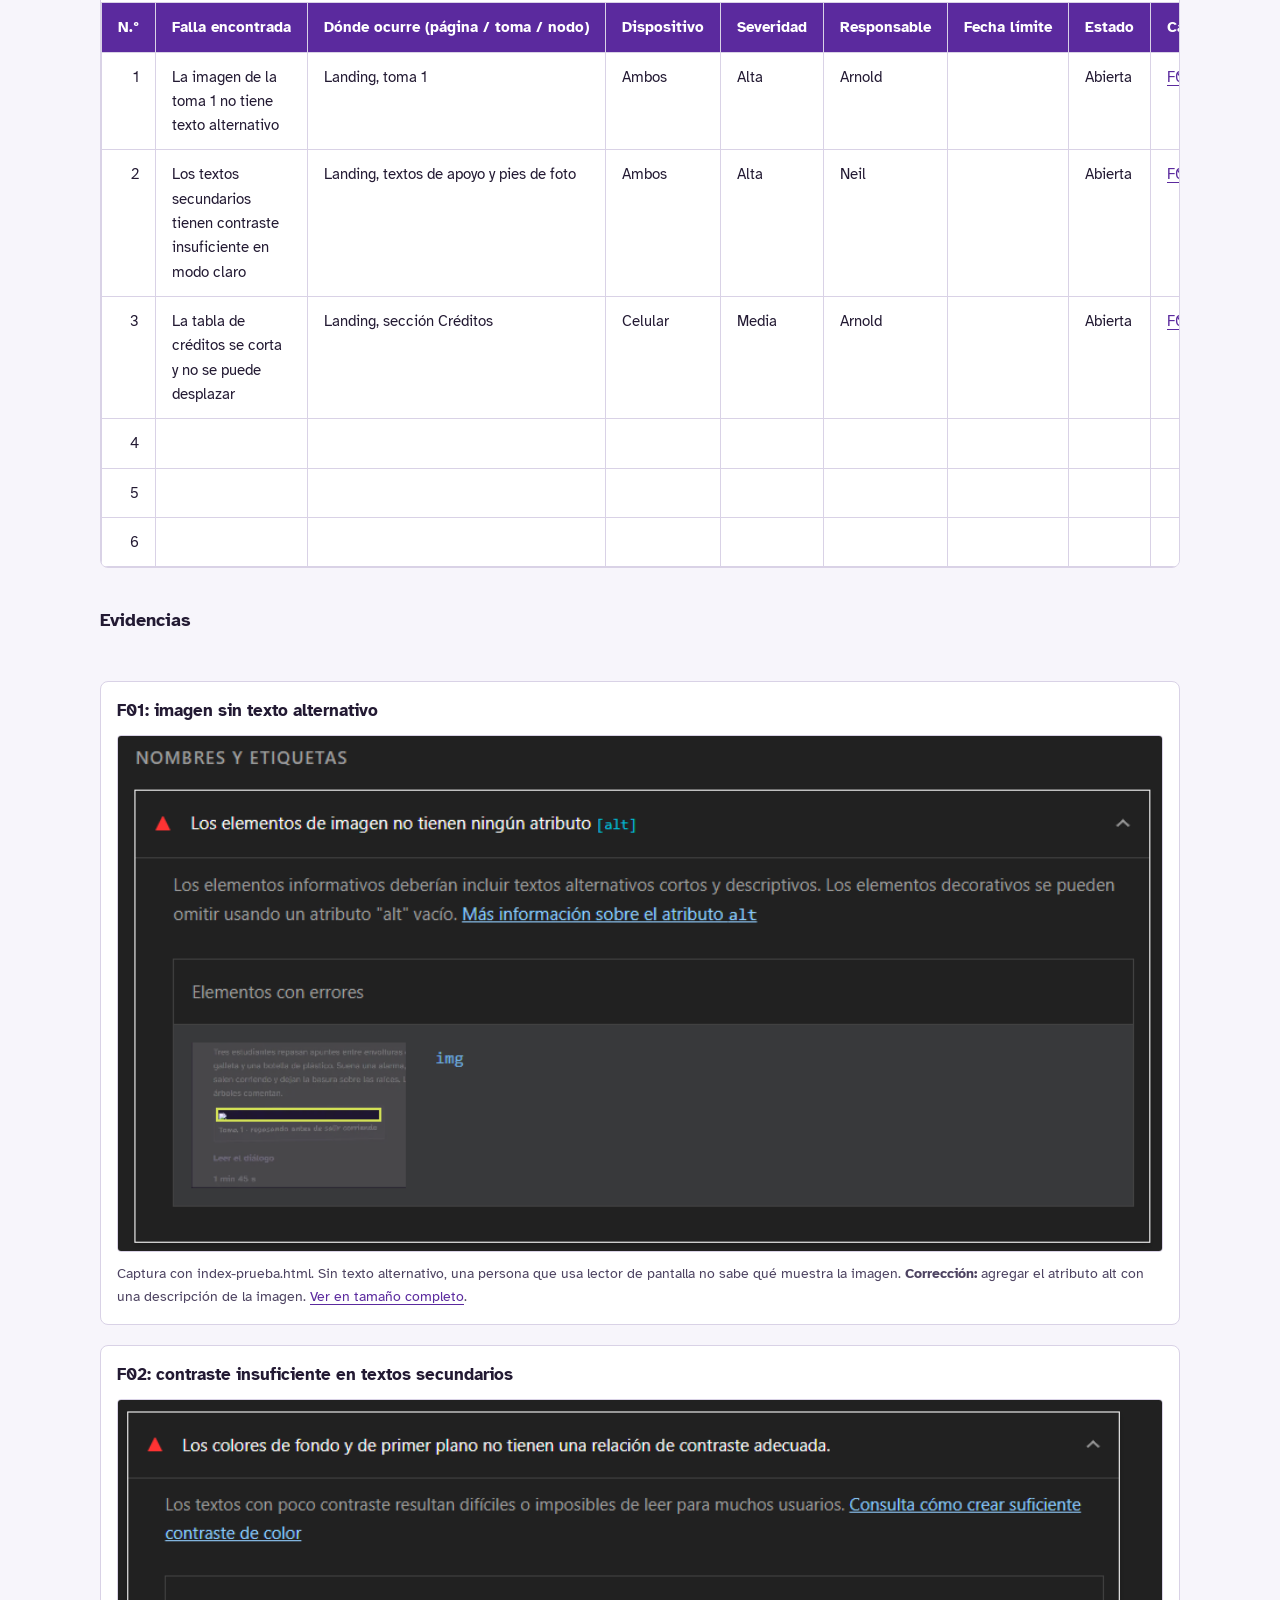
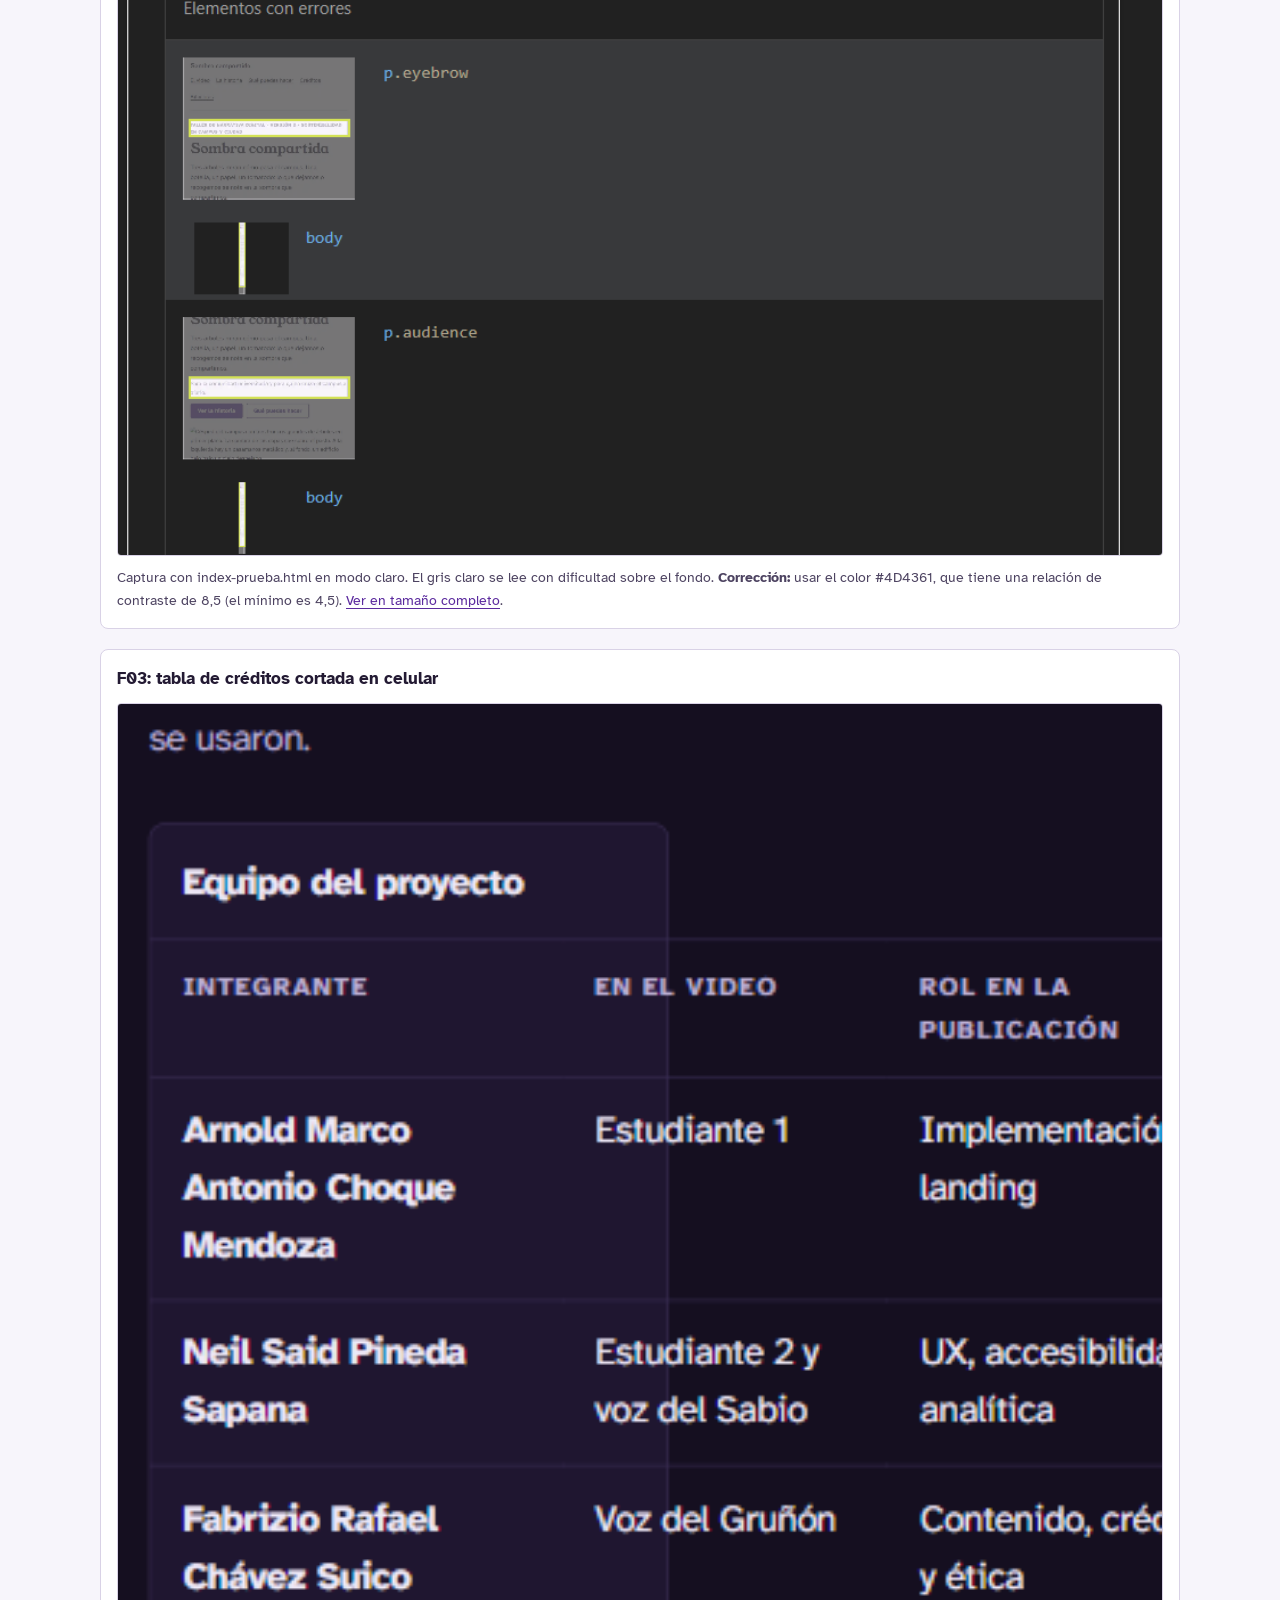
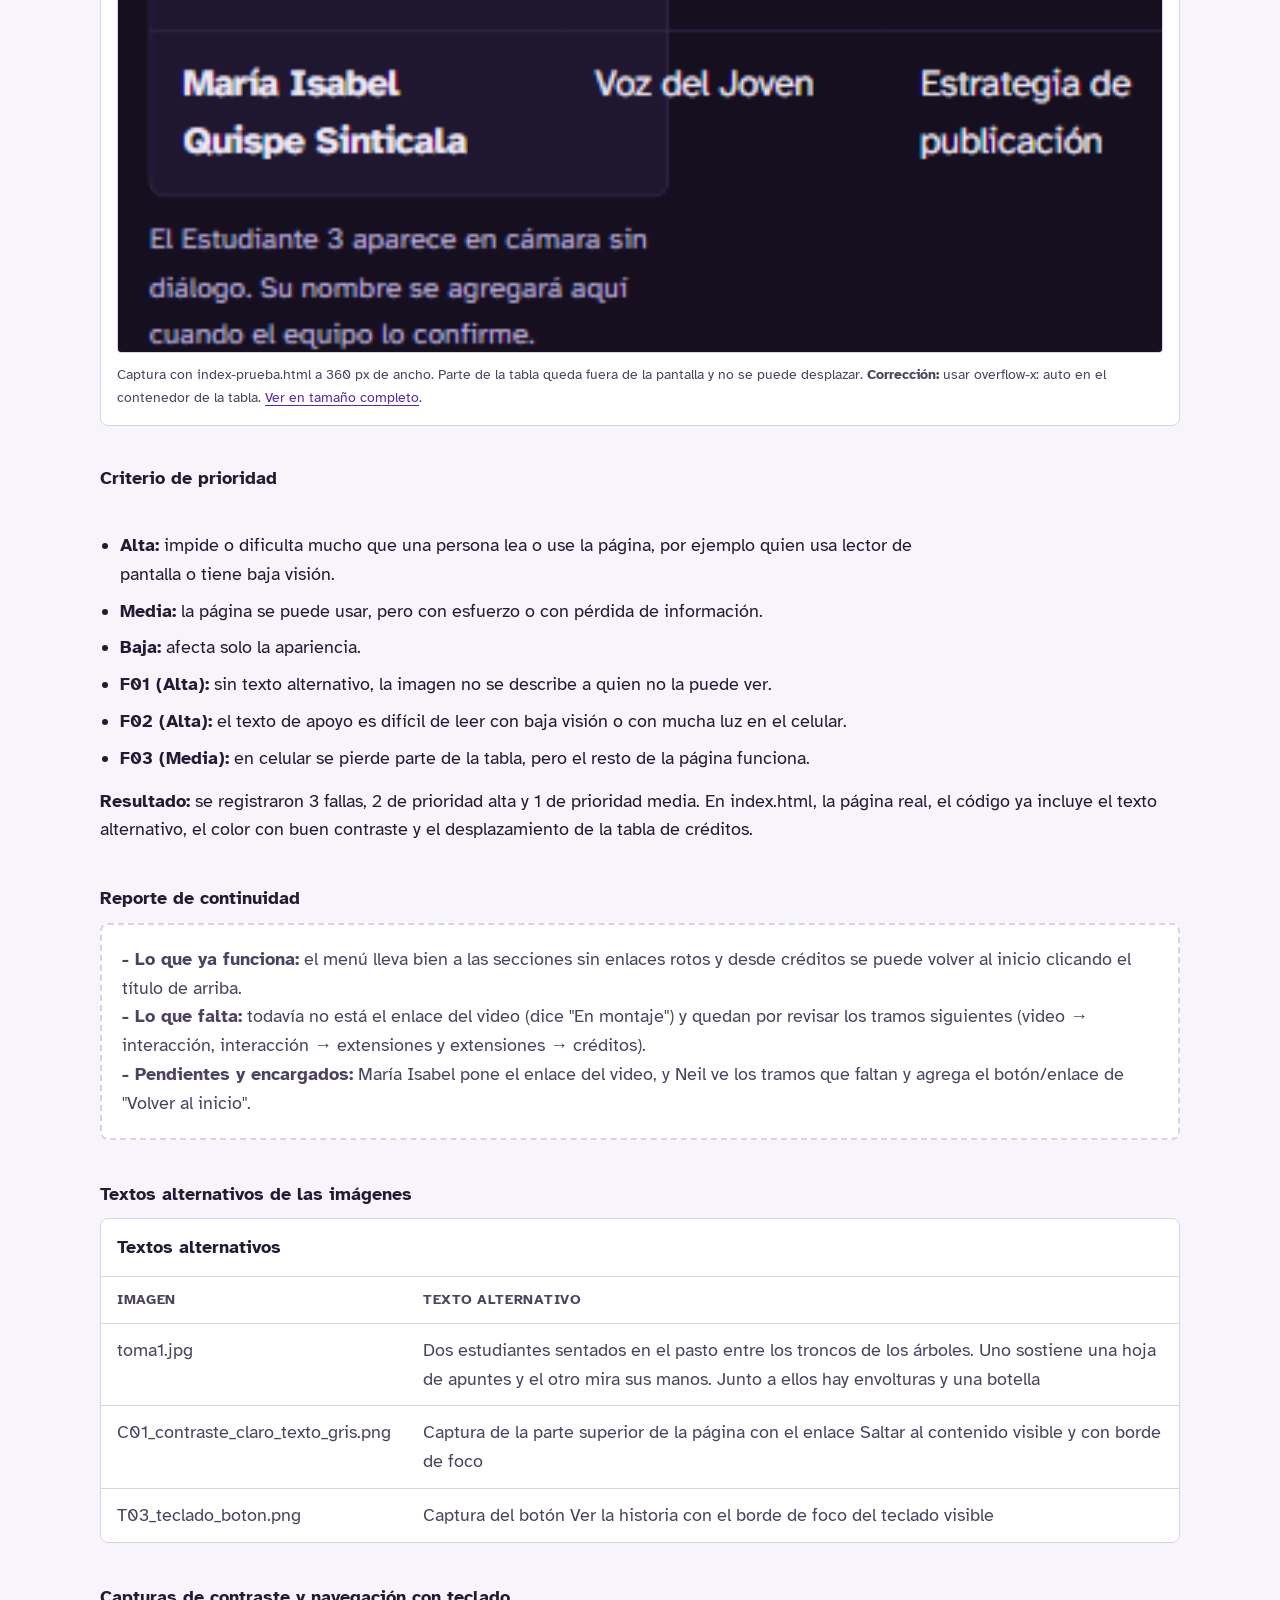
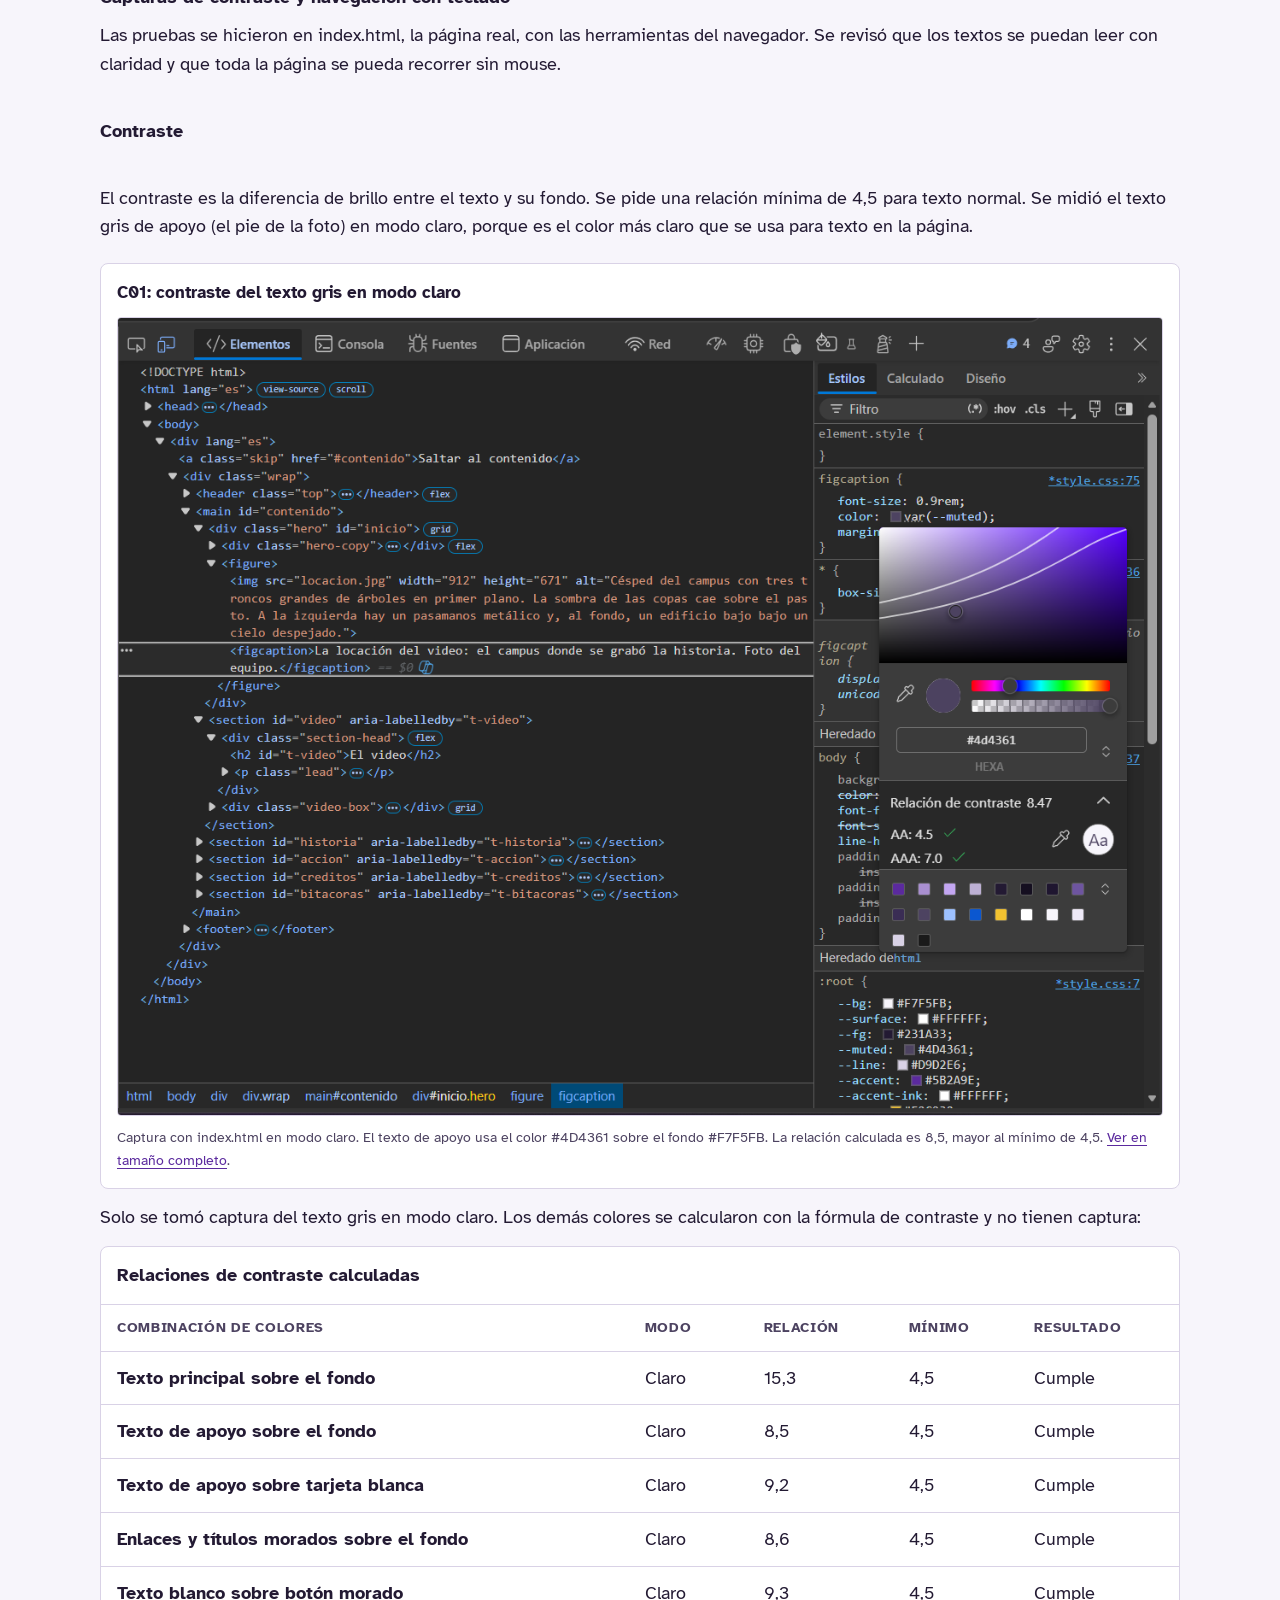
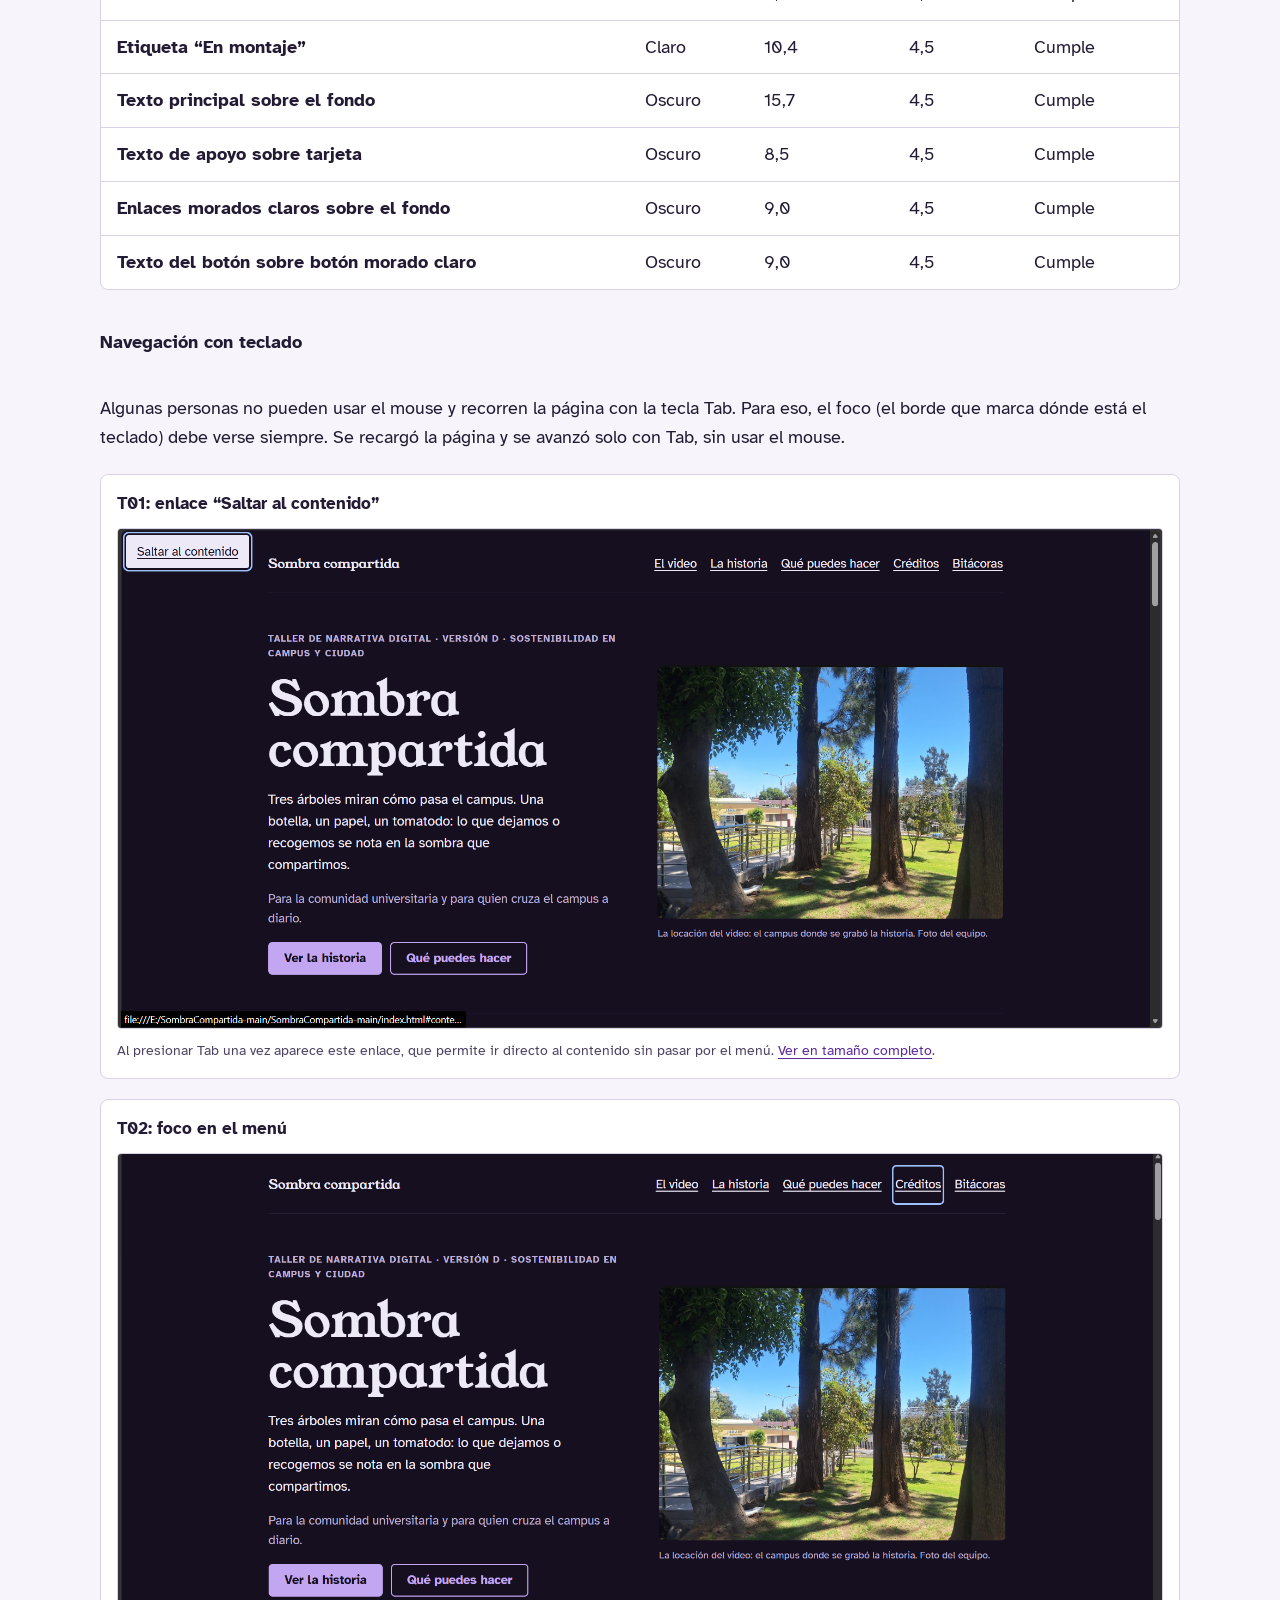
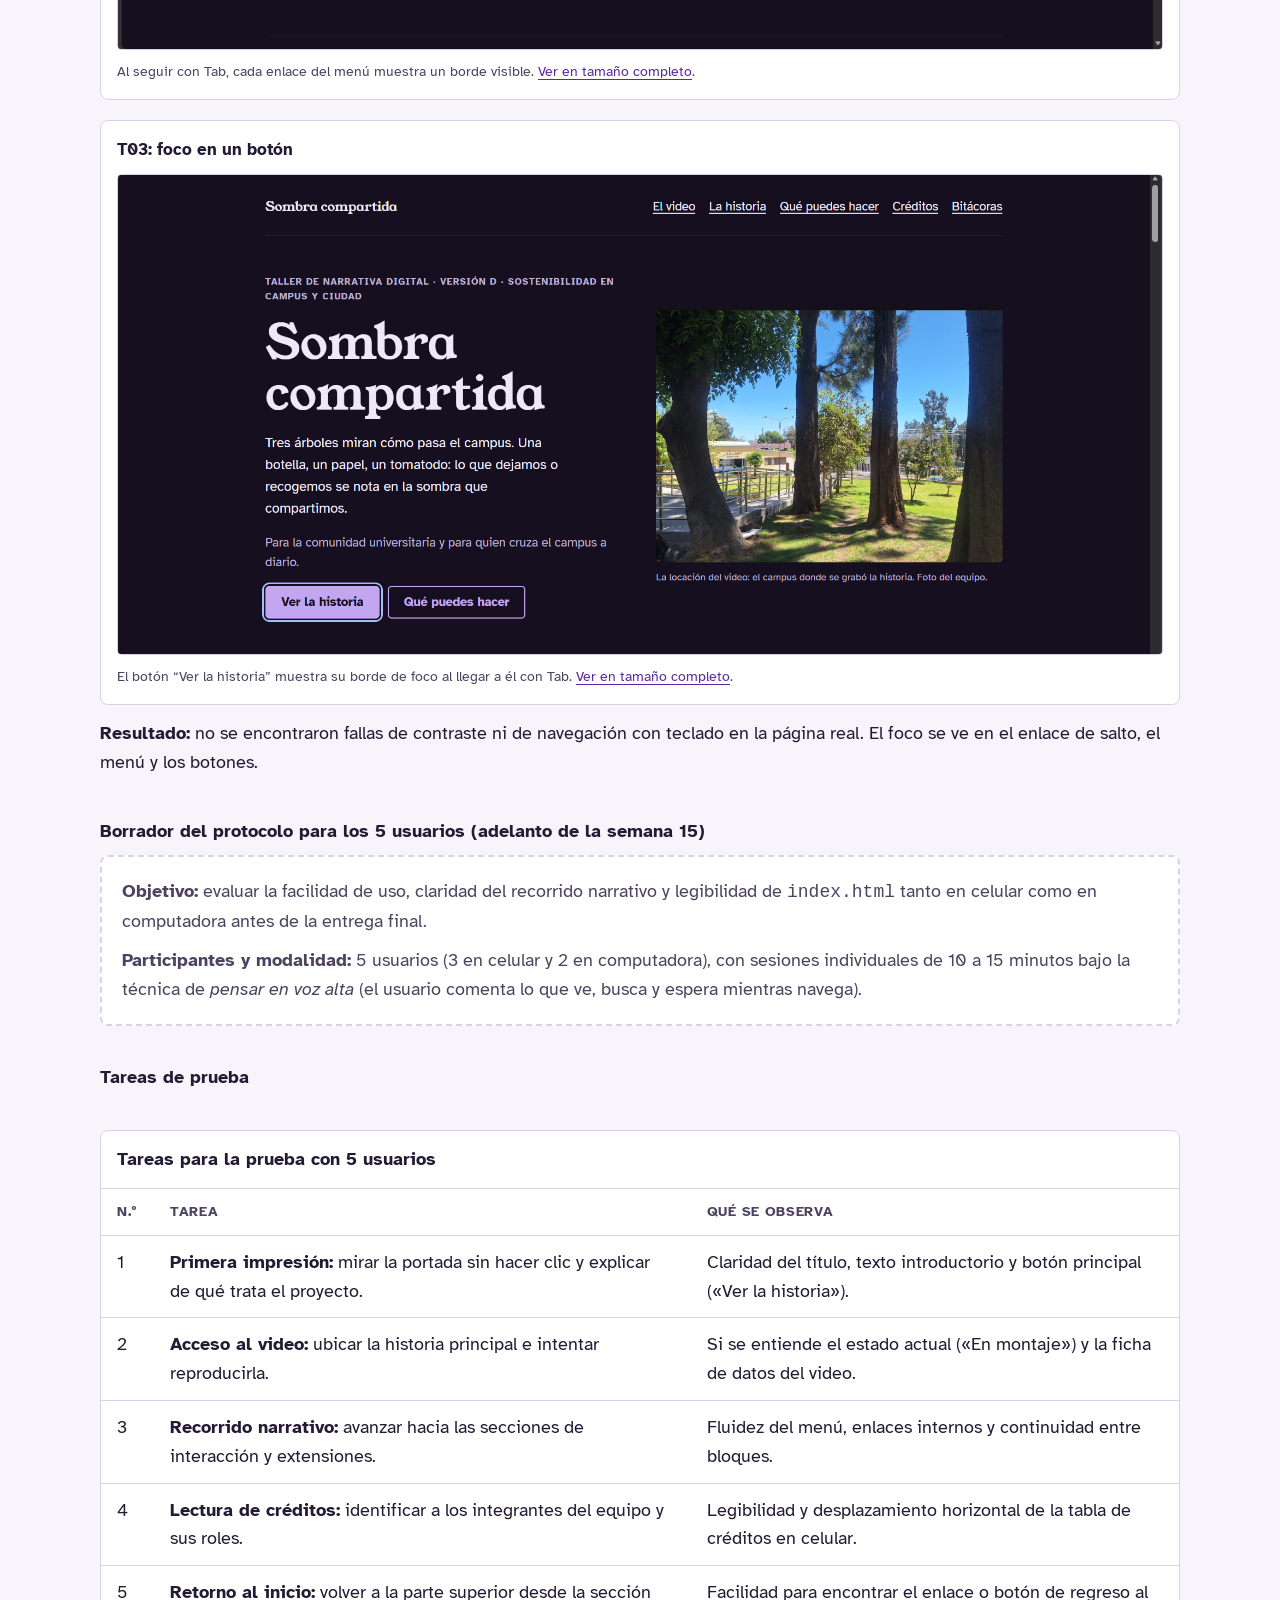
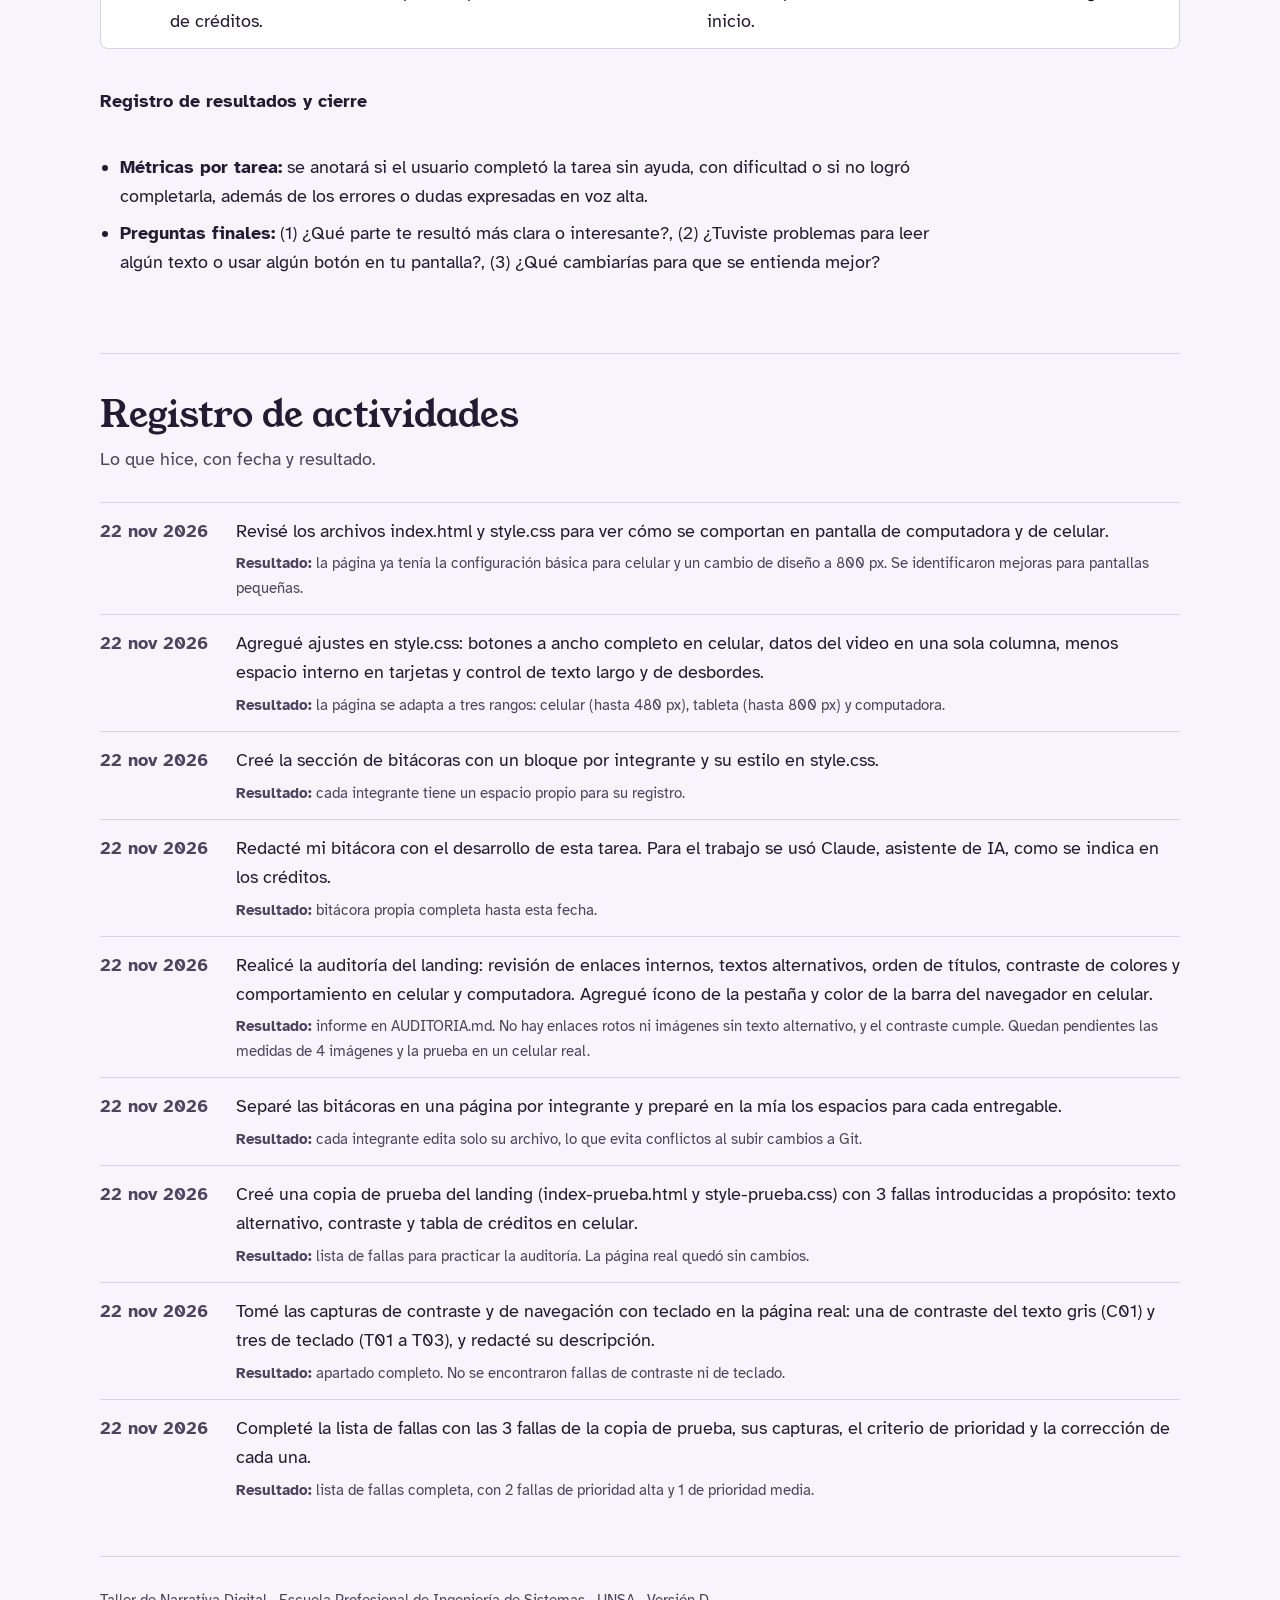
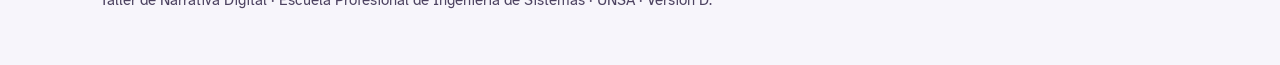
<file: bitacora-neil.html>
<!doctype html>
<html lang="es">
<head>
<meta charset="utf-8">
<meta name="viewport" content="width=device-width, initial-scale=1, viewport-fit=cover">
<meta name="description" content="Bitácora de Neil Said Pineda Sapana, proyecto Sombra compartida, Taller de Narrativa Digital, UNSA.">
<title>Bitácora de Neil · Sombra compartida</title>
<meta name="theme-color" content="#5B2A9E">
<meta name="color-scheme" content="light dark">
<link rel="icon" href="data:image/svg+xml,%3Csvg xmlns='http://www.w3.org/2000/svg' viewBox='0 0 64 64'%3E%3Crect width='64' height='64' rx='12' fill='%235B2A9E'/%3E%3Ccircle cx='32' cy='26' r='14' fill='%23F2C230'/%3E%3Crect x='29' y='36' width='6' height='18' fill='%23FFFFFF'/%3E%3C/svg%3E">
<link rel="preconnect" href="https://fonts.googleapis.com">
<link rel="preconnect" href="https://fonts.gstatic.com" crossorigin>
<link rel="stylesheet" href="https://fonts.googleapis.com/css2?family=Atkinson+Hyperlegible:ital,wght@0,400;0,700;1,400&family=Shantell+Sans:wght@500;700&family=Young+Serif&display=swap">
<link rel="stylesheet" href="style.css">
</head>
<body class="bit-page">
<a class="skip" href="#contenido">Saltar al contenido</a>
<div class="wrap">
  <header class="top">
    <a class="brand" href="index.html">Sombra compartida</a>
    <nav aria-label="Navegación de la bitácora">
      <ul>
        <li><a href="index.html#bitacoras">Todas las bitácoras</a></li>
        <li><a href="index.html">Volver a la página principal</a></li>
      </ul>
    </nav>
  </header>

  <main id="contenido">
    <div class="hero-copy">
      <p class="eyebrow">Bitácora · UX, accesibilidad y analítica</p>
      <h1>Neil Said Pineda Sapana</h1>
    </div>

    <section id="entregables" aria-labelledby="t-ent">
      <div class="section-head"><h2 id="t-ent">Entregables</h2></div>
      <div class="table-scroll" role="region" aria-label="Tabla de entregables, desplazable en horizontal" tabindex="0">
        <table>
          <caption>Entregables de UX, accesibilidad y analítica</caption>
          <thead><tr><th scope="col">Entregable</th><th scope="col">Carpeta</th><th scope="col">Estado</th></tr></thead>
          <tbody>
            <tr><th scope="row">Lista de fallas (celular y PC)</th><td>00_Control</td><td>Completado</td></tr>
            <tr><th scope="row">Reporte de continuidad</th><td>00_Control</td><td>Completado</td></tr>
            <tr><th scope="row">Textos alternativos de las imágenes</th><td>04_Accesibilidad</td><td>Completado</td></tr>
            <tr><th scope="row">Capturas de contraste y navegación con teclado</th><td>04_Accesibilidad</td><td>Completado</td></tr>
            <tr><th scope="row">Borrador del protocolo para los 5 usuarios (adelanto de la semana 15)</th><td>06_Pruebas_usuarios</td><td class="vacio">Por completar</td></tr>
            <tr><th scope="row">Mi bitácora</th><td>09_Bitacoras_y_Evaluacion</td><td>Completado</td></tr>
          </tbody>
        </table>
      </div>
    </section>

    <section id="modulo" aria-labelledby="t-mod">
      <div class="section-head"><h2 id="t-mod">Módulo para demostrar</h2>
      <p class="lead">La auditoría de accesibilidad y cómo se priorizaron las fallas.</p></div>
      <div class="espacio">
        <p>La auditoría de accesibilidad se realizó sobre la página principal (<code>index.html</code>) usando las herramientas del navegador: el informe de accesibilidad de Lighthouse, el selector de color para comprobar el contraste y la vista móvil de 360 píxeles de ancho. También se revisaron la navegación con teclado mediante la tecla <code>Tab</code>, el orden de los títulos, los textos alternativos de las imágenes y los enlaces internos.</p>
        <p>Las fallas se priorizaron según su impacto real en la lectura y el uso de la página: <b>Alta</b> cuando impiden o dificultan mucho acceder al contenido (por ejemplo, en lectores de pantalla o baja visión, como ocurre con la falta de texto alternativo o el bajo contraste), <b>Media</b> cuando exigen esfuerzo adicional o hacen perder parte de la información sin bloquear el resto de la navegación (como el corte de la tabla en móvil), y <b>Baja</b> cuando solo afectan la apariencia.</p>
      </div>
    </section>

    <section id="detalle" aria-labelledby="t-det">
      <div class="section-head"><h2 id="t-det">Detalle de cada entregable</h2></div>

      <div class="bit-detalle" id="fallas">
        <h3>Lista de fallas (celular y PC)</h3>
        <p>Cada falla se buscó con las herramientas del navegador: el informe de accesibilidad (Lighthouse), el selector de color para medir el contraste y el modo celular con 360 píxeles de ancho. Para cada una se anotó dónde ocurre, en qué dispositivo, qué tan grave es, quién la corrige y la captura que la muestra.</p>
      <div class="table-scroll" role="region" aria-label="Lista de fallas, desplazable en horizontal" tabindex="0">
        <table class="tabla-excel">
          <caption>Lista de fallas (celular y PC)</caption>
          <thead><tr><th scope="col">N.º</th><th scope="col">Falla encontrada</th><th scope="col">Dónde ocurre (página / toma / nodo)</th><th scope="col">Dispositivo</th><th scope="col">Severidad</th><th scope="col">Responsable</th><th scope="col">Fecha límite</th><th scope="col">Estado</th><th scope="col">Captura / evidencia</th></tr></thead>
          <tbody>
            <!-- Para agregar una falla, copia una fila <tr> completa y cambia el número.
            Ejemplo: Landing, sección Créditos | Celular | Media | Arnold | 23/11 | Abierta -->
            <tr><td>1</td><td>La imagen de la toma 1 no tiene texto alternativo</td><td>Landing, toma 1</td><td>Ambos</td><td>Alta</td><td>Arnold</td><td></td><td>Abierta</td><td><a href="#ev-f01">F01_alt_toma1.png</a></td></tr>
            <tr><td>2</td><td>Los textos secundarios tienen contraste insuficiente en modo claro</td><td>Landing, textos de apoyo y pies de foto</td><td>Ambos</td><td>Alta</td><td>Neil</td><td></td><td>Abierta</td><td><a href="#ev-f02">F02_contraste.png</a></td></tr>
            <tr><td>3</td><td>La tabla de créditos se corta y no se puede desplazar</td><td>Landing, sección Créditos</td><td>Celular</td><td>Media</td><td>Arnold</td><td></td><td>Abierta</td><td><a href="#ev-f03">F03_creditos_celular.png</a></td></tr>
            <tr><td>4</td><td></td><td></td><td></td><td></td><td></td><td></td><td></td><td></td></tr>
            <tr><td>5</td><td></td><td></td><td></td><td></td><td></td><td></td><td></td><td></td></tr>
            <tr><td>6</td><td></td><td></td><td></td><td></td><td></td><td></td><td></td><td></td></tr>
          </tbody>
        </table>
      </div>
        <h4>Evidencias</h4>
        <div class="evidencias">
          <figure class="evidencia" id="ev-f01">
            <h5>F01: imagen sin texto alternativo</h5>
            <a href="F01_alt_toma1.png"><img src="F01_alt_toma1.png" loading="lazy" alt="Captura del informe de Lighthouse con el aviso de que los elementos de imagen no tienen atributo alt, con la imagen toma1.jpg señalada."></a>
            <figcaption>Captura con index-prueba.html. Sin texto alternativo, una persona que usa lector de pantalla no sabe qué muestra la imagen. <b>Corrección:</b> agregar el atributo alt con una descripción de la imagen. <a href="F01_alt_toma1.png">Ver en tamaño completo</a>.</figcaption>
          </figure>
          <figure class="evidencia" id="ev-f02">
            <h5>F02: contraste insuficiente en textos secundarios</h5>
            <a href="F02_contraste.png"><img src="F02_contraste.png" loading="lazy" alt="Captura que muestra el contraste insuficiente de los textos secundarios en modo claro, con la relación de contraste por debajo del mínimo."></a>
            <figcaption>Captura con index-prueba.html en modo claro. El gris claro se lee con dificultad sobre el fondo. <b>Corrección:</b> usar el color #4D4361, que tiene una relación de contraste de 8,5 (el mínimo es 4,5). <a href="F02_contraste.png">Ver en tamaño completo</a>.</figcaption>
          </figure>
          <figure class="evidencia" id="ev-f03">
            <h5>F03: tabla de créditos cortada en celular</h5>
            <a href="F03_creditos_celular.png"><img src="F03_creditos_celular.png" loading="lazy" alt="Captura de la página en un celular de 360 píxeles de ancho, con la tabla de créditos cortada en el borde derecho."></a>
            <figcaption>Captura con index-prueba.html a 360 px de ancho. Parte de la tabla queda fuera de la pantalla y no se puede desplazar. <b>Corrección:</b> usar overflow-x: auto en el contenedor de la tabla. <a href="F03_creditos_celular.png">Ver en tamaño completo</a>.</figcaption>
          </figure>
        </div>
        <h4>Criterio de prioridad</h4>
      <ul class="criterio">
          <li><b>Alta:</b> impide o dificulta mucho que una persona lea o use la página, por ejemplo quien usa lector de pantalla o tiene baja visión.</li>
          <li><b>Media:</b> la página se puede usar, pero con esfuerzo o con pérdida de información.</li>
          <li><b>Baja:</b> afecta solo la apariencia.</li>
          <li><b>F01 (Alta):</b> sin texto alternativo, la imagen no se describe a quien no la puede ver.</li>
          <li><b>F02 (Alta):</b> el texto de apoyo es difícil de leer con baja visión o con mucha luz en el celular.</li>
          <li><b>F03 (Media):</b> en celular se pierde parte de la tabla, pero el resto de la página funciona.</li>
        </ul>
        <p><b>Resultado:</b> se registraron 3 fallas, 2 de prioridad alta y 1 de prioridad media. En index.html, la página real, el código ya incluye el texto alternativo, el color con buen contraste y el desplazamiento de la tabla de créditos.</p>
      </div>

      <div class="bit-detalle" id="continuidad">
        <h3>Reporte de continuidad</h3>
      <div class="espacio"><p><Strong>- Lo que ya funciona:</Strong> el menú lleva bien a las secciones sin enlaces rotos y desde créditos se puede volver al inicio clicando el título de arriba.
<br><Strong>- Lo que falta:</Strong> todavía no está el enlace del video (dice "En montaje") y quedan por revisar los tramos siguientes (video → interacción, interacción → extensiones y extensiones → créditos).
<br><Strong>- Pendientes y encargados:</Strong> María Isabel pone el enlace del video, y Neil ve los tramos que faltan y agrega el botón/enlace de "Volver al inicio".</p></div>
      </div>

      <div class="bit-detalle" id="alt">
        <h3>Textos alternativos de las imágenes</h3>
      <div class="table-scroll" role="region" aria-label="Tabla de textos alternativos, desplazable en horizontal" tabindex="0">
        <table>
          <caption>Textos alternativos</caption>
          <thead><tr><th scope="col">Imagen</th><th scope="col">Texto alternativo</th></tr></thead>
          <tbody>
            <tr><td class="vacio">toma1.jpg</td><td class="vacio">Dos estudiantes sentados en el pasto entre los troncos de los árboles. Uno sostiene una hoja de apuntes y el otro mira sus manos. Junto a ellos hay envolturas y una botella</td></tr>
            <tr><td class="vacio">C01_contraste_claro_texto_gris.png</td><td class="vacio">Captura de la parte superior de la página con el enlace Saltar al contenido visible y con borde de foco</td></tr>
            <tr><td class="vacio">T03_teclado_boton.png</td><td class="vacio">Captura del botón Ver la historia con el borde de foco del teclado visible</td></tr>
          </tbody>
        </table>
      </div>
      </div>

      <div class="bit-detalle" id="capturas">
        <h3>Capturas de contraste y navegación con teclado</h3>
        <p>Las pruebas se hicieron en index.html, la página real, con las herramientas del navegador. Se revisó que los textos se puedan leer con claridad y que toda la página se pueda recorrer sin mouse.</p>

        <h4>Contraste</h4>
        <p>El contraste es la diferencia de brillo entre el texto y su fondo. Se pide una relación mínima de 4,5 para texto normal. Se midió el texto gris de apoyo (el pie de la foto) en modo claro, porque es el color más claro que se usa para texto en la página.</p>
        <div class="evidencias">
          <figure class="evidencia" id="ev-c01">
            <h5>C01: contraste del texto gris en modo claro</h5>
            <a href="C01_contraste_claro_texto_gris.png"><img src="C01_contraste_claro_texto_gris.png" loading="lazy" alt="Captura de las herramientas del navegador con el selector de color del texto gris de apoyo, que muestra la relación de contraste aprobada."></a>
            <figcaption>Captura con index.html en modo claro. El texto de apoyo usa el color #4D4361 sobre el fondo #F7F5FB. La relación calculada es 8,5, mayor al mínimo de 4,5. <a href="C01_contraste_claro_texto_gris.png">Ver en tamaño completo</a>.</figcaption>
          </figure>
        </div>
        <p>Solo se tomó captura del texto gris en modo claro. Los demás colores se calcularon con la fórmula de contraste y no tienen captura:</p>
        <div class="table-scroll" role="region" aria-label="Relaciones de contraste calculadas, desplazable en horizontal" tabindex="0">
          <table>
            <caption>Relaciones de contraste calculadas</caption>
            <thead><tr><th scope="col">Combinación de colores</th><th scope="col">Modo</th><th scope="col">Relación</th><th scope="col">Mínimo</th><th scope="col">Resultado</th></tr></thead>
            <tbody>
            <tr><th scope="row">Texto principal sobre el fondo</th><td>Claro</td><td>15,3</td><td>4,5</td><td>Cumple</td></tr>
            <tr><th scope="row">Texto de apoyo sobre el fondo</th><td>Claro</td><td>8,5</td><td>4,5</td><td>Cumple</td></tr>
            <tr><th scope="row">Texto de apoyo sobre tarjeta blanca</th><td>Claro</td><td>9,2</td><td>4,5</td><td>Cumple</td></tr>
            <tr><th scope="row">Enlaces y títulos morados sobre el fondo</th><td>Claro</td><td>8,6</td><td>4,5</td><td>Cumple</td></tr>
            <tr><th scope="row">Texto blanco sobre botón morado</th><td>Claro</td><td>9,3</td><td>4,5</td><td>Cumple</td></tr>
            <tr><th scope="row">Etiqueta “En montaje”</th><td>Claro</td><td>10,4</td><td>4,5</td><td>Cumple</td></tr>
            <tr><th scope="row">Texto principal sobre el fondo</th><td>Oscuro</td><td>15,7</td><td>4,5</td><td>Cumple</td></tr>
            <tr><th scope="row">Texto de apoyo sobre tarjeta</th><td>Oscuro</td><td>8,5</td><td>4,5</td><td>Cumple</td></tr>
            <tr><th scope="row">Enlaces morados claros sobre el fondo</th><td>Oscuro</td><td>9,0</td><td>4,5</td><td>Cumple</td></tr>
            <tr><th scope="row">Texto del botón sobre botón morado claro</th><td>Oscuro</td><td>9,0</td><td>4,5</td><td>Cumple</td></tr>
            </tbody>
          </table>
        </div>

        <h4>Navegación con teclado</h4>
        <p>Algunas personas no pueden usar el mouse y recorren la página con la tecla Tab. Para eso, el foco (el borde que marca dónde está el teclado) debe verse siempre. Se recargó la página y se avanzó solo con Tab, sin usar el mouse.</p>
        <div class="evidencias">
          <figure class="evidencia" id="ev-t01">
            <h5>T01: enlace “Saltar al contenido”</h5>
            <a href="T01_teclado_saltar.png"><img src="T01_teclado_saltar.png" loading="lazy" alt="Captura de la parte superior de la página con el enlace Saltar al contenido visible y con borde de foco."></a>
            <figcaption>Al presionar Tab una vez aparece este enlace, que permite ir directo al contenido sin pasar por el menú. <a href="T01_teclado_saltar.png">Ver en tamaño completo</a>.</figcaption>
          </figure>
          <figure class="evidencia" id="ev-t02">
            <h5>T02: foco en el menú</h5>
            <a href="T02_teclado_menu.png"><img src="T02_teclado_menu.png" loading="lazy" alt="Captura del menú superior con un enlace que muestra el borde de foco del teclado."></a>
            <figcaption>Al seguir con Tab, cada enlace del menú muestra un borde visible. <a href="T02_teclado_menu.png">Ver en tamaño completo</a>.</figcaption>
          </figure>
          <figure class="evidencia" id="ev-t03">
            <h5>T03: foco en un botón</h5>
            <a href="T03_teclado_boton.png"><img src="T03_teclado_boton.png" loading="lazy" alt="Captura del botón Ver la historia con el borde de foco del teclado visible."></a>
            <figcaption>El botón “Ver la historia” muestra su borde de foco al llegar a él con Tab. <a href="T03_teclado_boton.png">Ver en tamaño completo</a>.</figcaption>
          </figure>
        </div>
        <p><b>Resultado:</b> no se encontraron fallas de contraste ni de navegación con teclado en la página real. El foco se ve en el enlace de salto, el menú y los botones.</p>
      </div>

      <div class="bit-detalle" id="protocolo">
        <h3>Borrador del protocolo para los 5 usuarios (adelanto de la semana 15)</h3>
        <div class="espacio">
          <p><b>Objetivo:</b> evaluar la facilidad de uso, claridad del recorrido narrativo y legibilidad de <code>index.html</code> tanto en celular como en computadora antes de la entrega final.</p>
          <p><b>Participantes y modalidad:</b> 5 usuarios (3 en celular y 2 en computadora), con sesiones individuales de 10 a 15 minutos bajo la técnica de <i>pensar en voz alta</i> (el usuario comenta lo que ve, busca y espera mientras navega).</p>
        </div>

        <h4>Tareas de prueba</h4>
        <div class="table-scroll" role="region" aria-label="Tabla de tareas del protocolo de usuarios, desplazable en horizontal" tabindex="0">
          <table>
            <caption>Tareas para la prueba con 5 usuarios</caption>
            <thead>
              <tr>
                <th scope="col">N.º</th>
                <th scope="col">Tarea</th>
                <th scope="col">Qué se observa</th>
              </tr>
            </thead>
            <tbody>
              <tr>
                <td>1</td>
                <td><b>Primera impresión:</b> mirar la portada sin hacer clic y explicar de qué trata el proyecto.</td>
                <td>Claridad del título, texto introductorio y botón principal («Ver la historia»).</td>
              </tr>
              <tr>
                <td>2</td>
                <td><b>Acceso al video:</b> ubicar la historia principal e intentar reproducirla.</td>
                <td>Si se entiende el estado actual («En montaje») y la ficha de datos del video.</td>
              </tr>
              <tr>
                <td>3</td>
                <td><b>Recorrido narrativo:</b> avanzar hacia las secciones de interacción y extensiones.</td>
                <td>Fluidez del menú, enlaces internos y continuidad entre bloques.</td>
              </tr>
              <tr>
                <td>4</td>
                <td><b>Lectura de créditos:</b> identificar a los integrantes del equipo y sus roles.</td>
                <td>Legibilidad y desplazamiento horizontal de la tabla de créditos en celular.</td>
              </tr>
              <tr>
                <td>5</td>
                <td><b>Retorno al inicio:</b> volver a la parte superior desde la sección de créditos.</td>
                <td>Facilidad para encontrar el enlace o botón de regreso al inicio.</td>
              </tr>
            </tbody>
          </table>
        </div>

        <h4>Registro de resultados y cierre</h4>
        <ul class="criterio">
          <li><b>Métricas por tarea:</b> se anotará si el usuario completó la tarea sin ayuda, con dificultad o si no logró completarla, además de los errores o dudas expresadas en voz alta.</li>
          <li><b>Preguntas finales:</b> (1) ¿Qué parte te resultó más clara o interesante?, (2) ¿Tuviste problemas para leer algún texto o usar algún botón en tu pantalla?, (3) ¿Qué cambiarías para que se entienda mejor?</li>
        </ul>
      </div>
    </section>

    <section id="registro" aria-labelledby="t-registro">
      <div class="section-head"><h2 id="t-registro">Registro de actividades</h2>
      <p class="lead">Lo que hice, con fecha y resultado.</p></div>
      <ul class="bit-list">
            <li>
              <time datetime="2026-11-22">22 nov 2026</time>
              <div>
                <p>Revisé los archivos index.html y style.css para ver cómo se comportan en pantalla de computadora y de celular.</p>
                <p class="res"><b>Resultado:</b> la página ya tenía la configuración básica para celular y un cambio de diseño a 800 px. Se identificaron mejoras para pantallas pequeñas.</p>
              </div>
            </li>
            <li>
              <time datetime="2026-11-22">22 nov 2026</time>
              <div>
                <p>Agregué ajustes en style.css: botones a ancho completo en celular, datos del video en una sola columna, menos espacio interno en tarjetas y control de texto largo y de desbordes.</p>
                <p class="res"><b>Resultado:</b> la página se adapta a tres rangos: celular (hasta 480 px), tableta (hasta 800 px) y computadora.</p>
              </div>
            </li>
            <li>
              <time datetime="2026-11-22">22 nov 2026</time>
              <div>
                <p>Creé la sección de bitácoras con un bloque por integrante y su estilo en style.css.</p>
                <p class="res"><b>Resultado:</b> cada integrante tiene un espacio propio para su registro.</p>
              </div>
            </li>
            <li>
              <time datetime="2026-11-22">22 nov 2026</time>
              <div>
                <p>Redacté mi bitácora con el desarrollo de esta tarea. Para el trabajo se usó Claude, asistente de IA, como se indica en los créditos.</p>
                <p class="res"><b>Resultado:</b> bitácora propia completa hasta esta fecha.</p>
              </div>
            </li>
            <li>
              <time datetime="2026-11-22">22 nov 2026</time>
              <div>
                <p>Realicé la auditoría del landing: revisión de enlaces internos, textos alternativos, orden de títulos, contraste de colores y comportamiento en celular y computadora. Agregué ícono de la pestaña y color de la barra del navegador en celular.</p>
                <p class="res"><b>Resultado:</b> informe en AUDITORIA.md. No hay enlaces rotos ni imágenes sin texto alternativo, y el contraste cumple. Quedan pendientes las medidas de 4 imágenes y la prueba en un celular real.</p>
              </div>
            </li>
            <li>
              <time datetime="2026-11-22">22 nov 2026</time>
              <div>
                <p>Separé las bitácoras en una página por integrante y preparé en la mía los espacios para cada entregable.</p>
                <p class="res"><b>Resultado:</b> cada integrante edita solo su archivo, lo que evita conflictos al subir cambios a Git.</p>
              </div>
            </li>
            <li>
              <time datetime="2026-11-22">22 nov 2026</time>
              <div>
                <p>Creé una copia de prueba del landing (index-prueba.html y style-prueba.css) con 3 fallas introducidas a propósito: texto alternativo, contraste y tabla de créditos en celular.</p>
                <p class="res"><b>Resultado:</b> lista de fallas para practicar la auditoría. La página real quedó sin cambios.</p>
              </div>
            </li>
            <li>
              <time datetime="2026-11-22">22 nov 2026</time>
              <div>
                <p>Tomé las capturas de contraste y de navegación con teclado en la página real: una de contraste del texto gris (C01) y tres de teclado (T01 a T03), y redacté su descripción.</p>
                <p class="res"><b>Resultado:</b> apartado completo. No se encontraron fallas de contraste ni de teclado.</p>
              </div>
            </li>
            <li>
              <time datetime="2026-11-22">22 nov 2026</time>
              <div>
                <p>Completé la lista de fallas con las 3 fallas de la copia de prueba, sus capturas, el criterio de prioridad y la corrección de cada una.</p>
                <p class="res"><b>Resultado:</b> lista de fallas completa, con 2 fallas de prioridad alta y 1 de prioridad media.</p>
              </div>
            </li>
      </ul>
    </section>
  </main>

  <footer>
    <p>Taller de Narrativa Digital · Escuela Profesional de Ingeniería de Sistemas · UNSA · Versión D.</p>
  </footer>
</div>
</body>
</html>
</file>
<file: style.css>
/* Sombra compartida · estilos
   Para cambiar los colores, edita solo las variables de :root (arriba) y las de modo oscuro. */
/* Concepto: página de lectura clara, como la sombra de un árbol sobre el pasto.
   Hero partido (título + foto real de la locación), línea de tiempo proporcional
   de las 6 tomas (la primera y la última comparten color: final cíclico) y una
   sección que separa evidencia, interpretación y acción. */
:root {
  --bg: #F7F5FB;
  --surface: #FFFFFF;
  --fg: #231A33;
  --muted: #4D4361;
  --line: #D9D2E6;
  --accent: #5B2A9E;
  --accent-ink: #FFFFFF;
  --sun: #F2C230;
  --loop: #5B2A9E;
  --mid: #A98FD0;
  --focus: #0B57D0;
  --font-display: "Young Serif", Georgia, "Times New Roman", serif;
  --font-hand: "Shantell Sans", "Segoe Print", "Comic Sans MS", sans-serif;
  --font-body: "Atkinson Hyperlegible", "Segoe UI", Verdana, sans-serif;
}
@media (prefers-color-scheme: dark) {
  :root:not([data-theme="light"]) {
    --bg: #150F20; --surface: #1F1630; --fg: #EEE9F7; --muted: #BDB0D4;
    --line: #3A2D54; --accent: #C3A6F2; --accent-ink: #150F20; --sun: #F2C230;
    --loop: #C3A6F2; --mid: #6E55A0; --focus: #9DC1FF; color-scheme: dark;
  }
}
:root[data-theme="dark"] {
  --bg: #150F20; --surface: #1F1630; --fg: #EEE9F7; --muted: #BDB0D4;
  --line: #3A2D54; --accent: #C3A6F2; --accent-ink: #150F20; --sun: #F2C230;
  --loop: #C3A6F2; --mid: #6E55A0; --focus: #9DC1FF; color-scheme: dark;
}

* { box-sizing: border-box; }
body {
  background: var(--bg); color: var(--fg);
  font-family: var(--font-body); font-size: 18px; line-height: 1.6;
  padding-left: max(16px, env(safe-area-inset-left, 0px));
  padding-right: max(16px, env(safe-area-inset-right, 0px));
  padding-block: 0;
}
.wrap { max-width: 1080px; margin-inline: auto; }
h1, h2, h3 { font-family: var(--font-display); line-height: 1.12; text-wrap: balance; margin: 0; }
h1 { font-size: clamp(2.6rem, 8vw, 4.4rem); font-weight: 400; letter-spacing: 0; line-height: 1.05; }
h2 { font-size: clamp(1.7rem, 4.5vw, 2.3rem); font-weight: 400; }
h3 { font-family: var(--font-body); font-size: 1.15rem; font-weight: 700; }
p { margin: 0; }
a { color: var(--accent); text-underline-offset: 3px; }
:focus-visible { outline: 3px solid var(--focus); outline-offset: 3px; border-radius: 2px; }

.skip { position: absolute; left: 8px; top: -80px; background: var(--fg); color: var(--bg);
  padding: 10px 16px; z-index: 20; border-radius: 4px; }
.skip:focus { top: 8px; }

header.top { display: flex; flex-wrap: wrap; gap: 8px 24px; align-items: center;
  justify-content: space-between; padding-block: 18px; border-bottom: 1px solid var(--line); }
.brand { font-family: var(--font-display); font-weight: 400; font-size: 1.2rem; color: var(--fg); text-decoration: none; }
nav ul { display: flex; flex-wrap: wrap; gap: 4px 20px; list-style: none; margin: 0; padding: 0; }
nav a { display: inline-block; padding: 10px 0; color: var(--fg); min-height: 44px; }

.hero { display: grid; grid-template-columns: 1.05fr 1fr; gap: 40px; align-items: center; padding-block: 56px; }
.eyebrow { font-size: 0.85rem; letter-spacing: 0.08em; text-transform: uppercase; color: var(--muted); font-weight: 700; }
.hero-copy { display: flex; flex-direction: column; gap: 20px; min-width: 0; }
.promise { font-size: 1.25rem; max-width: 34ch; }
.audience { color: var(--muted); max-width: 44ch; }
.cta-row { display: flex; flex-wrap: wrap; gap: 12px; }
.btn { display: inline-flex; align-items: center; min-height: 48px; padding: 0 22px; border-radius: 6px;
  font-weight: 700; text-decoration: none; border: 2px solid var(--accent); }
.btn.primary { background: var(--accent); color: var(--accent-ink); }
.btn.secondary { color: var(--accent); background: transparent; }
figure { margin: 0; min-width: 0; }
figure img { display: block; width: 100%; height: auto; border-radius: 6px; }
figcaption { font-size: 0.9rem; color: var(--muted); margin-top: 10px; }

section { padding-block: 56px; border-top: 1px solid var(--line); }
.section-head { display: flex; flex-direction: column; gap: 10px; max-width: 62ch; margin-bottom: 28px; }
.lead { color: var(--muted); }

.video-box { display: grid; grid-template-columns: 1fr 1fr; gap: 32px; align-items: start; }
.video-state { background: var(--surface); border: 1px solid var(--line); border-radius: 8px; padding: 28px;
  display: flex; flex-direction: column; gap: 10px; min-width: 0; }
.status { display: inline-block; width: fit-content; background: var(--sun); color: #1A1A1A;
  font-weight: 700; font-size: 0.85rem; padding: 4px 10px; border-radius: 4px; }
dl.facts { display: grid; grid-template-columns: auto 1fr; gap: 6px 16px; margin: 0; }
dl.facts dt { font-weight: 700; }
dl.facts dd { margin: 0; }

.strip { display: flex; gap: 3px; height: 14px; margin-bottom: 8px; }
.strip span { border-radius: 2px; background: var(--mid); }
.strip span.loop { background: var(--loop); }
.strip-note { font-size: 0.9rem; color: var(--muted); margin-bottom: 28px; }
ol.tomas { list-style: none; margin: 0; padding: 0; display: grid; gap: 0; counter-reset: toma; }
ol.tomas > li { display: grid; grid-template-columns: 56px 1fr auto; gap: 8px 20px; padding-block: 22px;
  border-bottom: 1px solid var(--line); counter-increment: toma; }
ol.tomas > li::before { content: counter(toma); font-family: var(--font-display); font-weight: 400;
  font-size: 2rem; color: var(--accent); line-height: 1; }
.toma-body { display: flex; flex-direction: column; gap: 8px; min-width: 0; }
.dur { font-weight: 700; white-space: nowrap; color: var(--muted); }
details { margin-top: 4px; }
summary { cursor: pointer; font-weight: 700; color: var(--accent); min-height: 44px; display: flex; align-items: center; }
.dialogo { display: flex; flex-direction: column; gap: 8px; padding: 4px 0 8px; max-width: 62ch; }
.dialogo p b { font-weight: 700; }
.dialogo p i { color: var(--muted); }

.triad { display: grid; grid-template-columns: repeat(3, 1fr); gap: 0; border: 1px solid var(--line);
  border-radius: 8px; background: var(--surface); overflow: hidden; }
.triad > div { padding: 26px; display: flex; flex-direction: column; gap: 12px; min-width: 0; }
.triad > div + div { border-left: 1px solid var(--line); }
.triad h3 { color: var(--accent); }
.triad ul { margin: 0; padding-left: 1.1em; display: flex; flex-direction: column; gap: 8px; }
.small { font-size: 0.92rem; color: var(--muted); }
.callout { margin-top: 20px; max-width: 70ch; }

.table-scroll { overflow-x: auto; border: 1px solid var(--line); border-radius: 8px; background: var(--surface); }
table { border-collapse: collapse; width: 100%; min-width: 560px; }
caption { text-align: left; padding: 14px 16px; font-weight: 700; }
th, td { text-align: left; padding: 12px 16px; border-top: 1px solid var(--line); vertical-align: top; }
thead th { font-size: 0.85rem; letter-spacing: 0.05em; text-transform: uppercase; color: var(--muted); }
.credits-grid { display: grid; grid-template-columns: repeat(3, 1fr); gap: 24px; margin-top: 28px; }
.credits-grid > div { display: flex; flex-direction: column; gap: 6px; min-width: 0; }

footer { border-top: 1px solid var(--line); padding-block: 32px 48px; color: var(--muted); font-size: 0.92rem; }
footer p + p { margin-top: 6px; }

@media (max-width: 800px) {
  .hero, .video-box { grid-template-columns: 1fr; }
  .hero { padding-block: 36px; gap: 28px; }
  .triad, .credits-grid { grid-template-columns: 1fr; }
  .triad > div + div { border-left: 0; border-top: 1px solid var(--line); }
  ol.tomas > li { grid-template-columns: 40px 1fr; }
  ol.tomas > li .dur { grid-column: 2; }
  section { padding-block: 40px; }
}

.polaroid { margin: 6px 0 4px; max-width: 360px; background: var(--surface); padding: 10px 10px 12px;
  border: 1px solid var(--line); border-radius: 3px; box-shadow: 0 2px 0 var(--line); transform: rotate(-1deg); }
ol.tomas > li:nth-child(even) .polaroid { transform: rotate(1deg); }
.polaroid img { border-radius: 1px; }
.polaroid figcaption { font-family: var(--font-hand); font-weight: 500; font-size: 0.95rem; color: var(--fg); margin-top: 10px; line-height: 1.35; }

@media (prefers-reduced-motion: reduce) { * { scroll-behavior: auto !important; } }

html { -webkit-text-size-adjust: 100%; text-size-adjust: 100%; }
body { overflow-x: clip; }
img { max-width: 100%; }
h1, h2, h3, dd, td, th { overflow-wrap: break-word; }

@media (min-width: 801px) and (max-width: 1000px) {
  .hero { gap: 28px; }
  .triad > div { padding: 20px; }
}
@media (max-width: 480px) {
  header.top { padding-block: 12px; }
  nav ul { gap: 0 16px; }
  .hero { padding-block: 28px; }
  .cta-row .btn { flex: 1 1 100%; justify-content: center; }
  .video-state { padding: 20px; }
  dl.facts { grid-template-columns: 1fr; gap: 2px; }
  dl.facts dd { margin-bottom: 10px; }
  .polaroid { max-width: 100%; }
  .triad > div { padding: 20px; }
  ol.tomas > li { gap: 6px 12px; }
}

.bit-grid { display: grid; grid-template-columns: repeat(2, 1fr); gap: 24px; }
.bit-card { background: var(--surface); border: 1px solid var(--line); border-radius: 8px;
  padding: 24px; display: flex; flex-direction: column; gap: 6px; min-width: 0; }
.bit-card h3 { color: var(--accent); }
.bit-rol { font-size: 0.92rem; color: var(--muted); }
ul.bit-list { list-style: none; margin: 10px 0 0; padding: 0; }
ul.bit-list > li { display: grid; grid-template-columns: 7.5rem 1fr; gap: 4px 16px;
  padding-block: 14px; border-top: 1px solid var(--line); }
ul.bit-list time { font-weight: 700; color: var(--muted); }
ul.bit-list .res { color: var(--muted); font-size: 0.95rem; margin-top: 6px; }
ul.bit-list li.pendiente { display: block; color: var(--muted); font-size: 0.95rem; }
@media (max-width: 800px) {
  .bit-grid { grid-template-columns: 1fr; }
}
@media (max-width: 480px) {
  .bit-card { padding: 18px; }
  ul.bit-list > li { grid-template-columns: 1fr; }
}

.bit-page h1 { font-size: clamp(2rem, 6vw, 3.2rem); }
.bit-page .hero-copy { padding-block: 40px 8px; }
.bit-page section { padding-block: 40px; }
.bit-page h3 { margin-top: 8px; }
.espacio { border: 2px dashed var(--line); border-radius: 8px; padding: 20px; color: var(--muted);
  background: var(--surface); min-height: 140px; }
.espacio p + p { margin-top: 10px; }
.bit-detalle { display: flex; flex-direction: column; gap: 14px; margin-bottom: 36px; }
.bit-detalle > .small { max-width: 62ch; }
.bit-volver { display: inline-block; min-height: 44px; padding-top: 10px; }
td.vacio { color: var(--muted); }
.bit-card .btn { align-self: flex-start; margin-top: 10px; }
.sr-only { position: absolute; width: 1px; height: 1px; overflow: hidden; clip: rect(0 0 0 0); white-space: nowrap; }

.tabla-excel { min-width: 1000px; }
.tabla-excel th, .tabla-excel td { border: 1px solid var(--line); font-size: 0.95rem; }
.tabla-excel thead th { background: var(--accent); color: var(--accent-ink); text-transform: none;
  letter-spacing: 0; font-size: 0.95rem; white-space: nowrap; }
.tabla-excel tbody td { height: 44px; }
.tabla-excel td:first-child { text-align: right; width: 3.5rem; }

.evidencias { display: grid; gap: 20px; margin-top: 8px; }
.evidencia { background: var(--surface); border: 1px solid var(--line); border-radius: 8px; padding: 16px;
  display: flex; flex-direction: column; gap: 10px; min-width: 0; }
.evidencia h5 { font-family: var(--font-body); font-size: 1.05rem; margin: 0; }
.evidencia img { border: 1px solid var(--line); border-radius: 4px; }
.evidencia figcaption { margin-top: 0; }
.criterio { margin: 0; padding-left: 1.1em; display: flex; flex-direction: column; gap: 8px; max-width: 70ch; }
</file>
